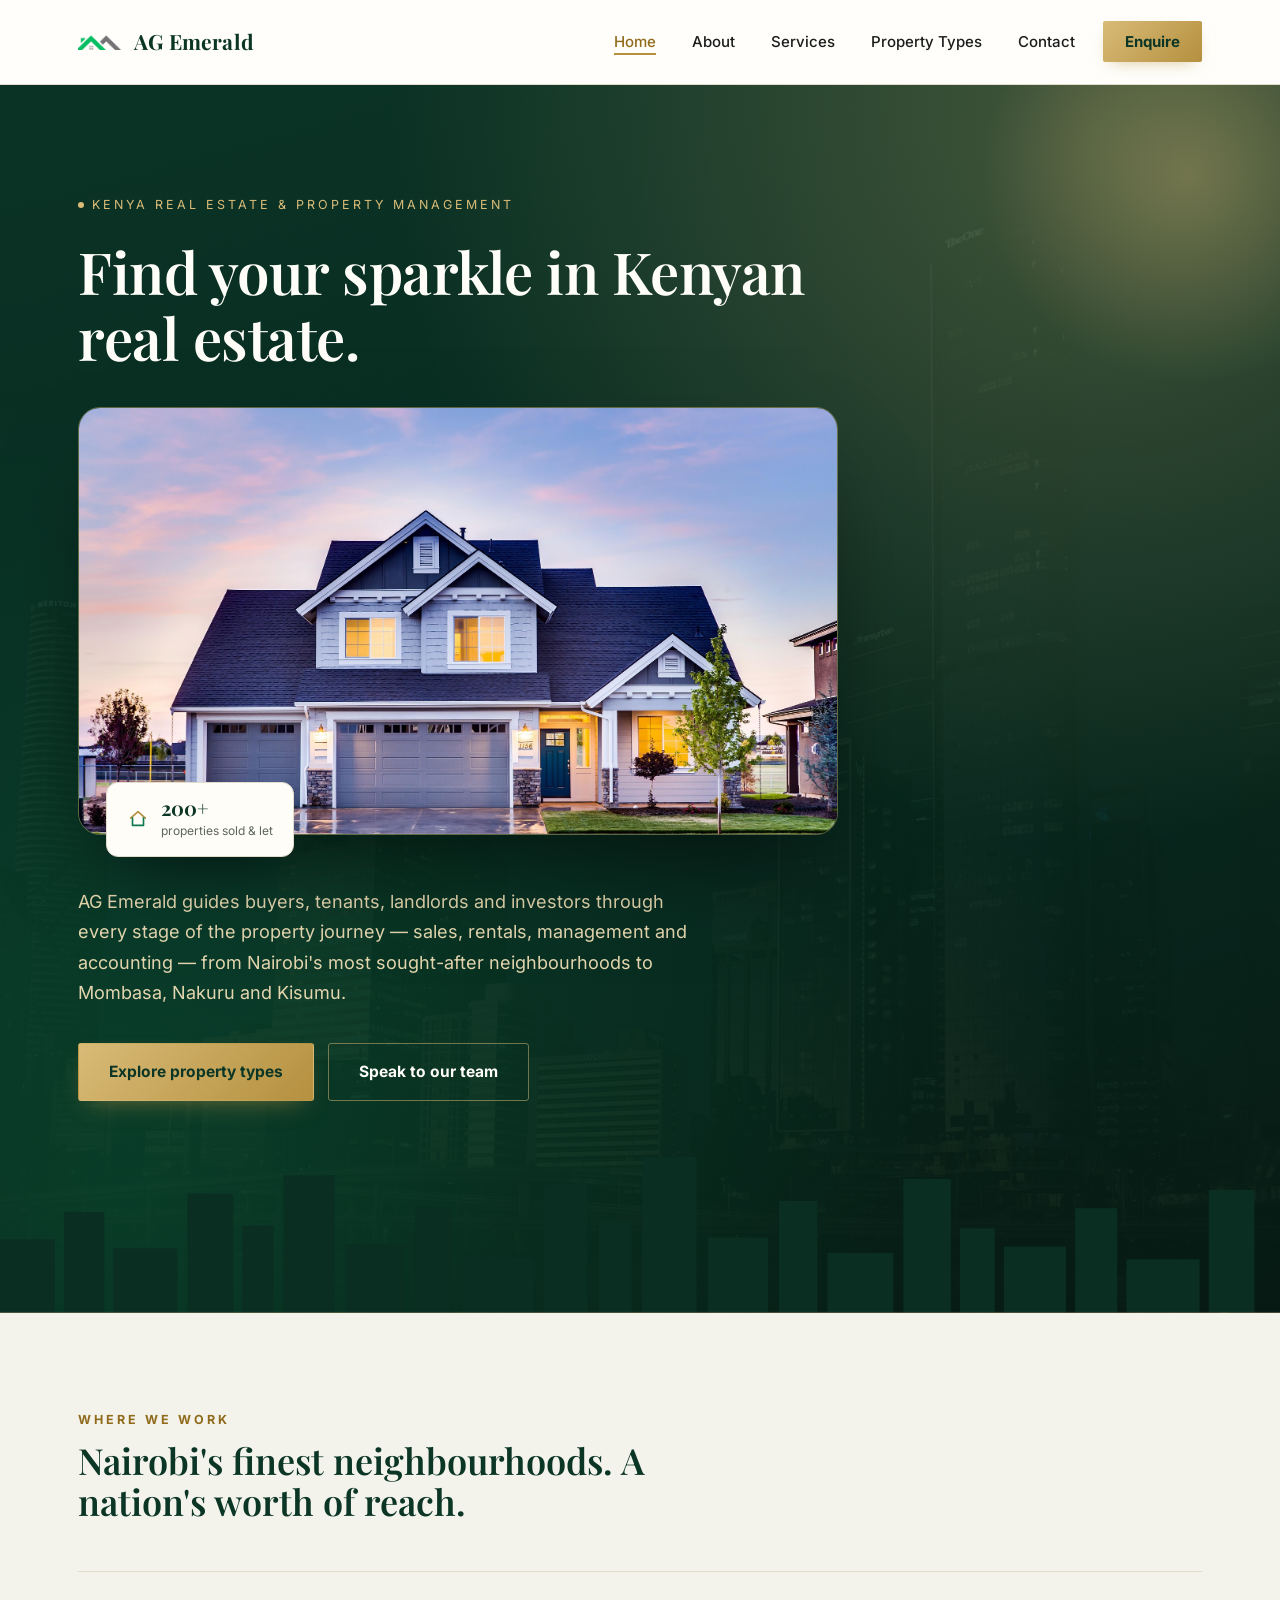
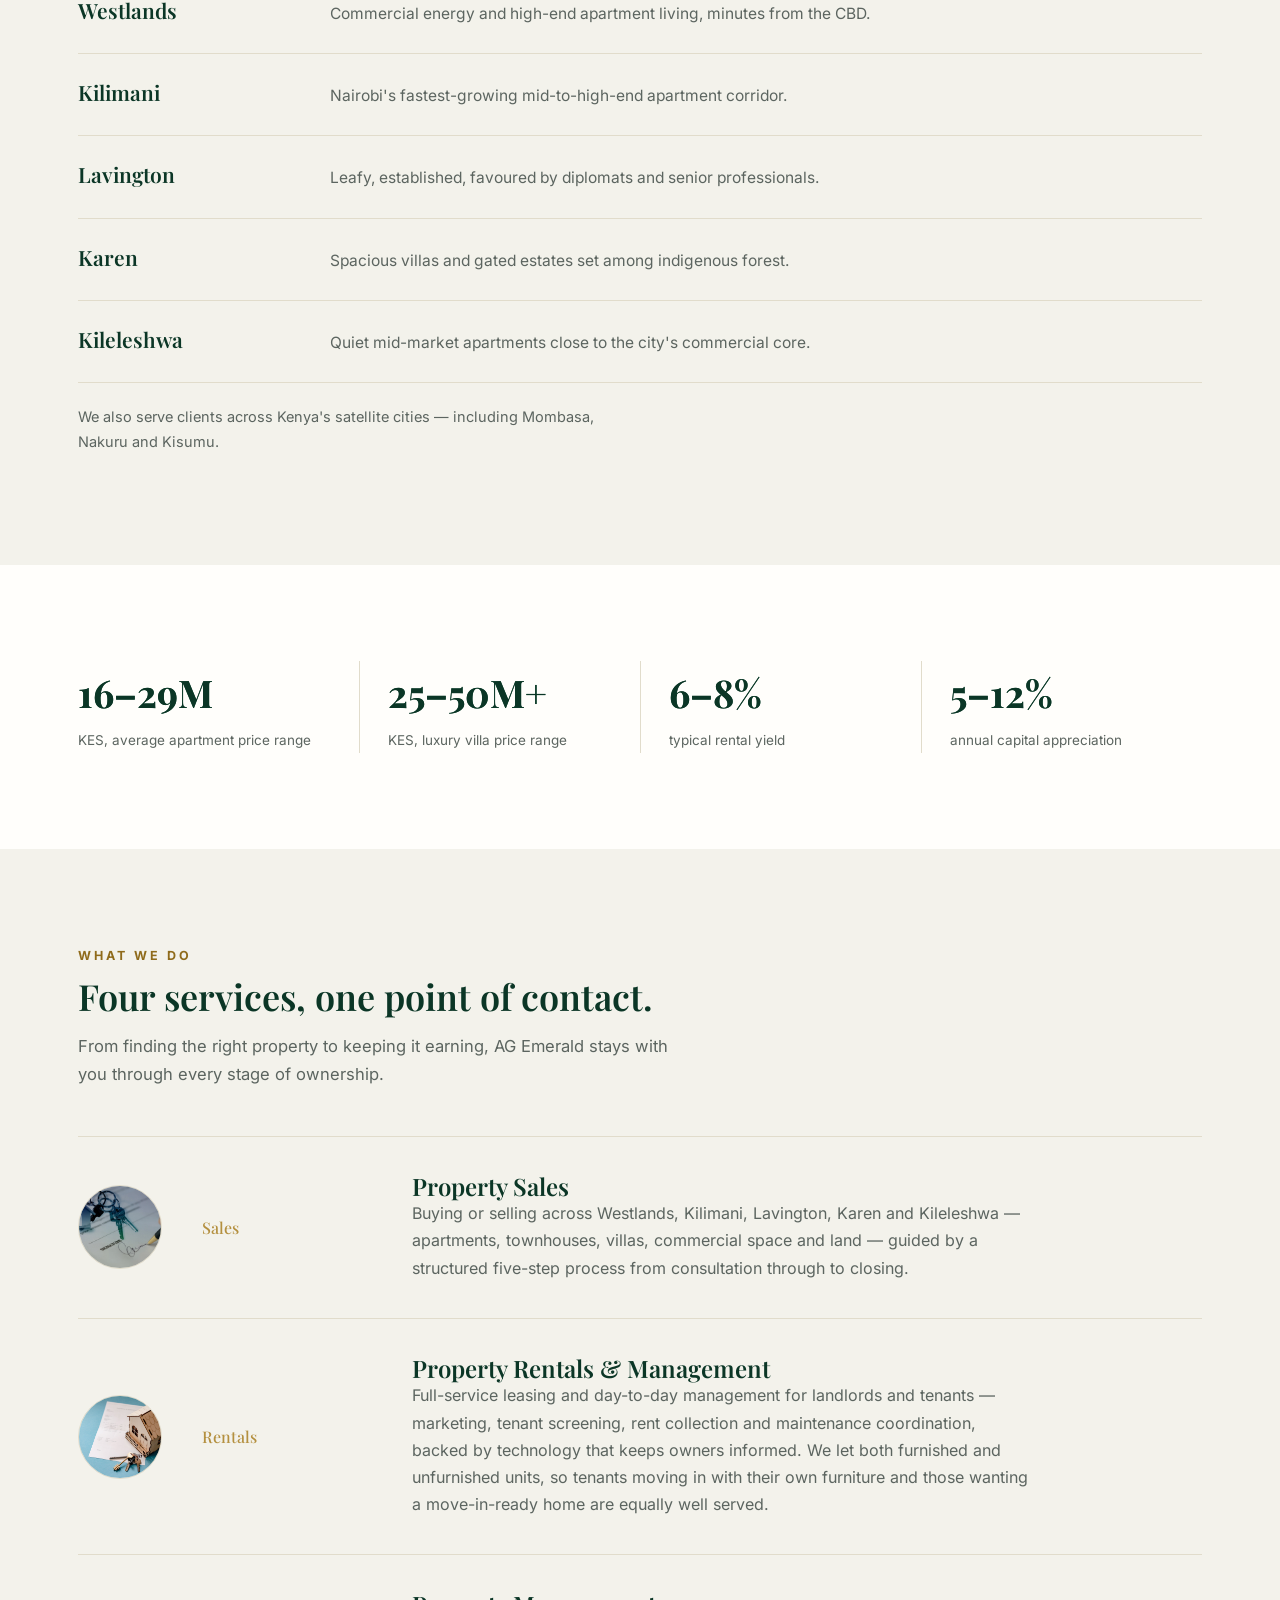
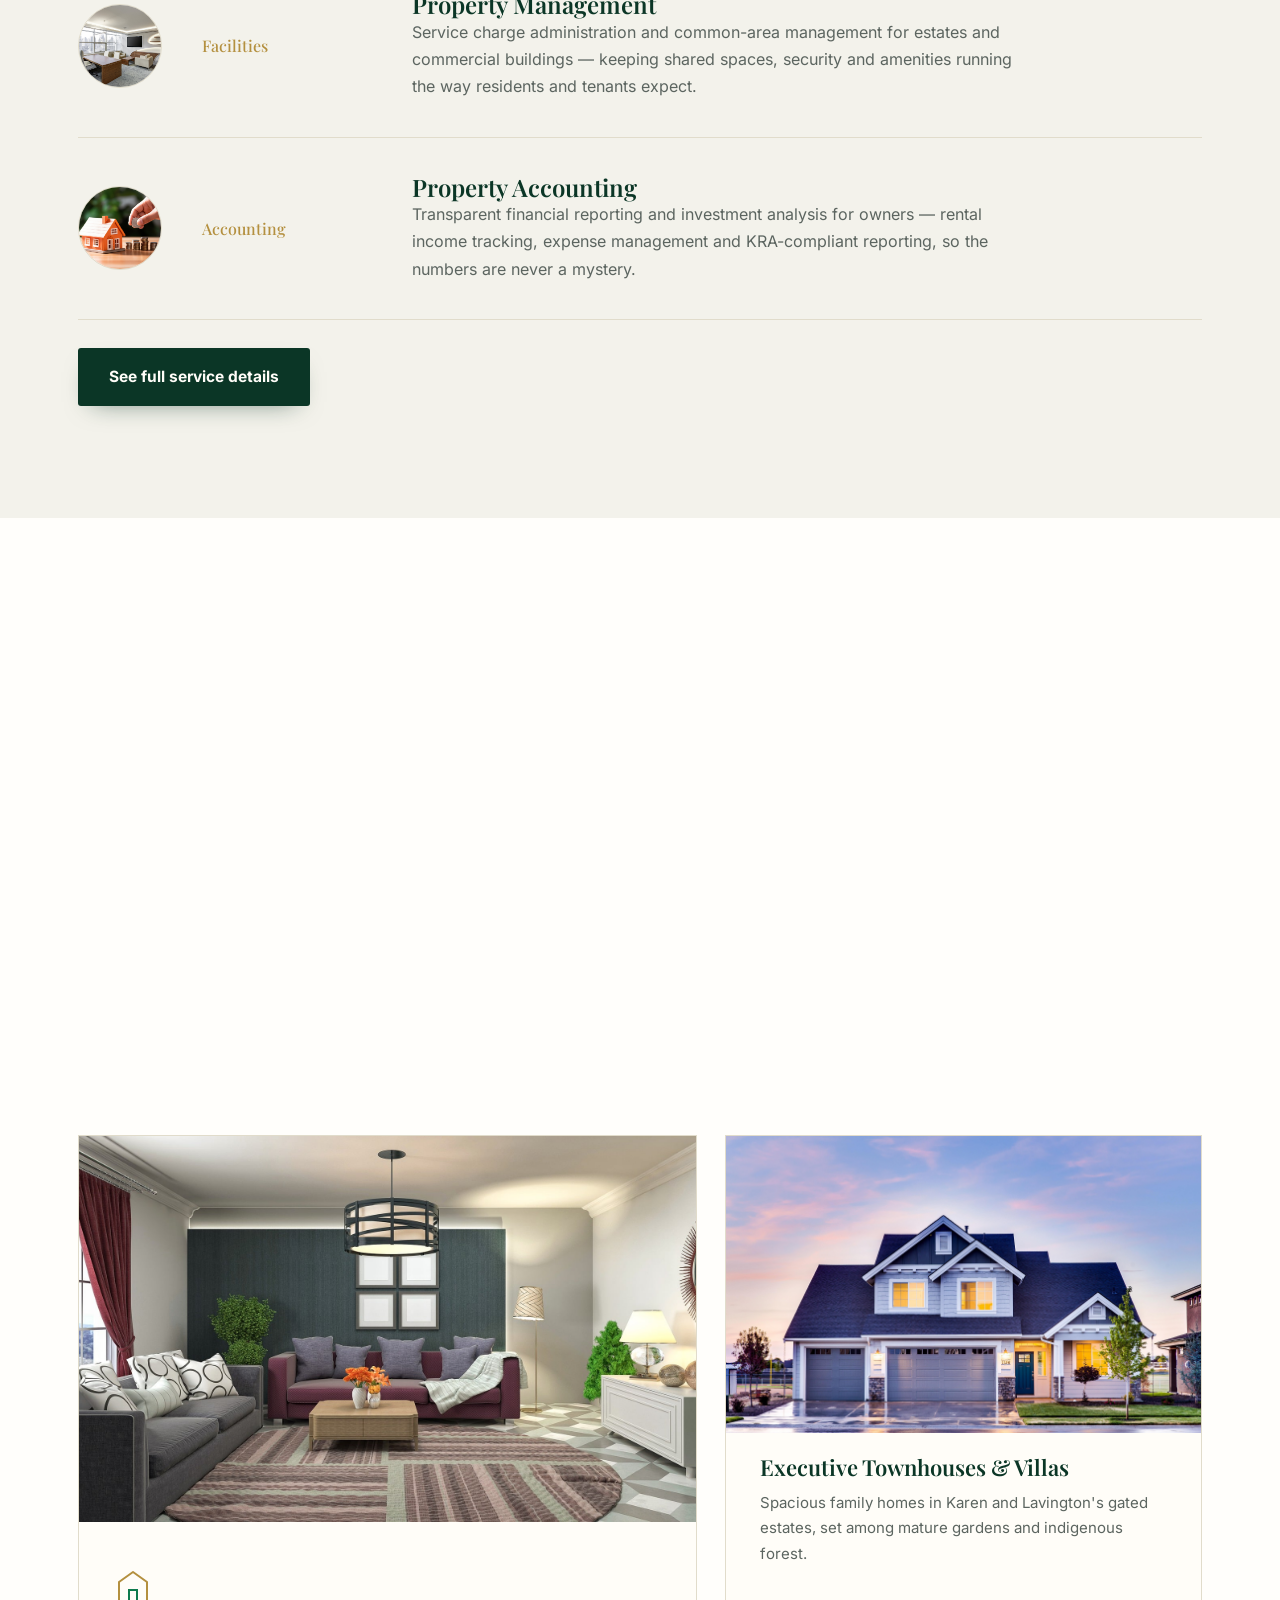
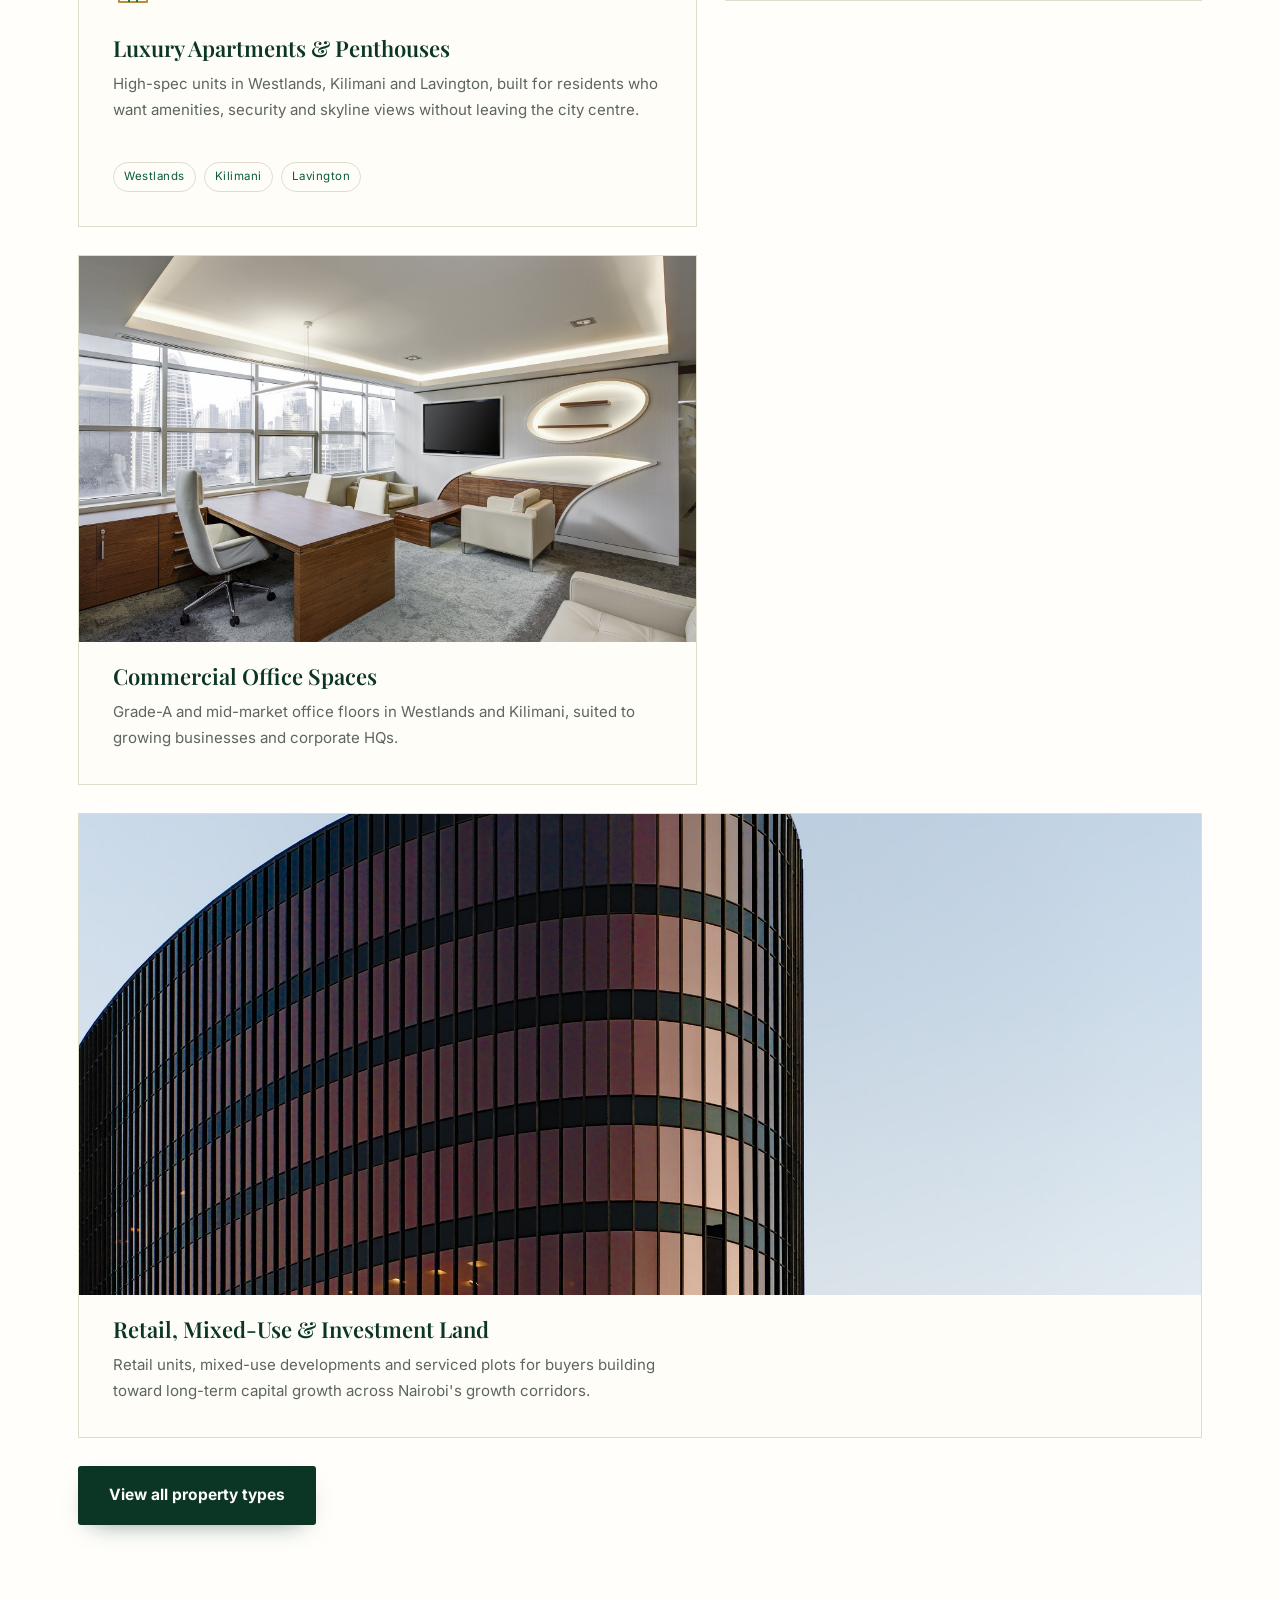
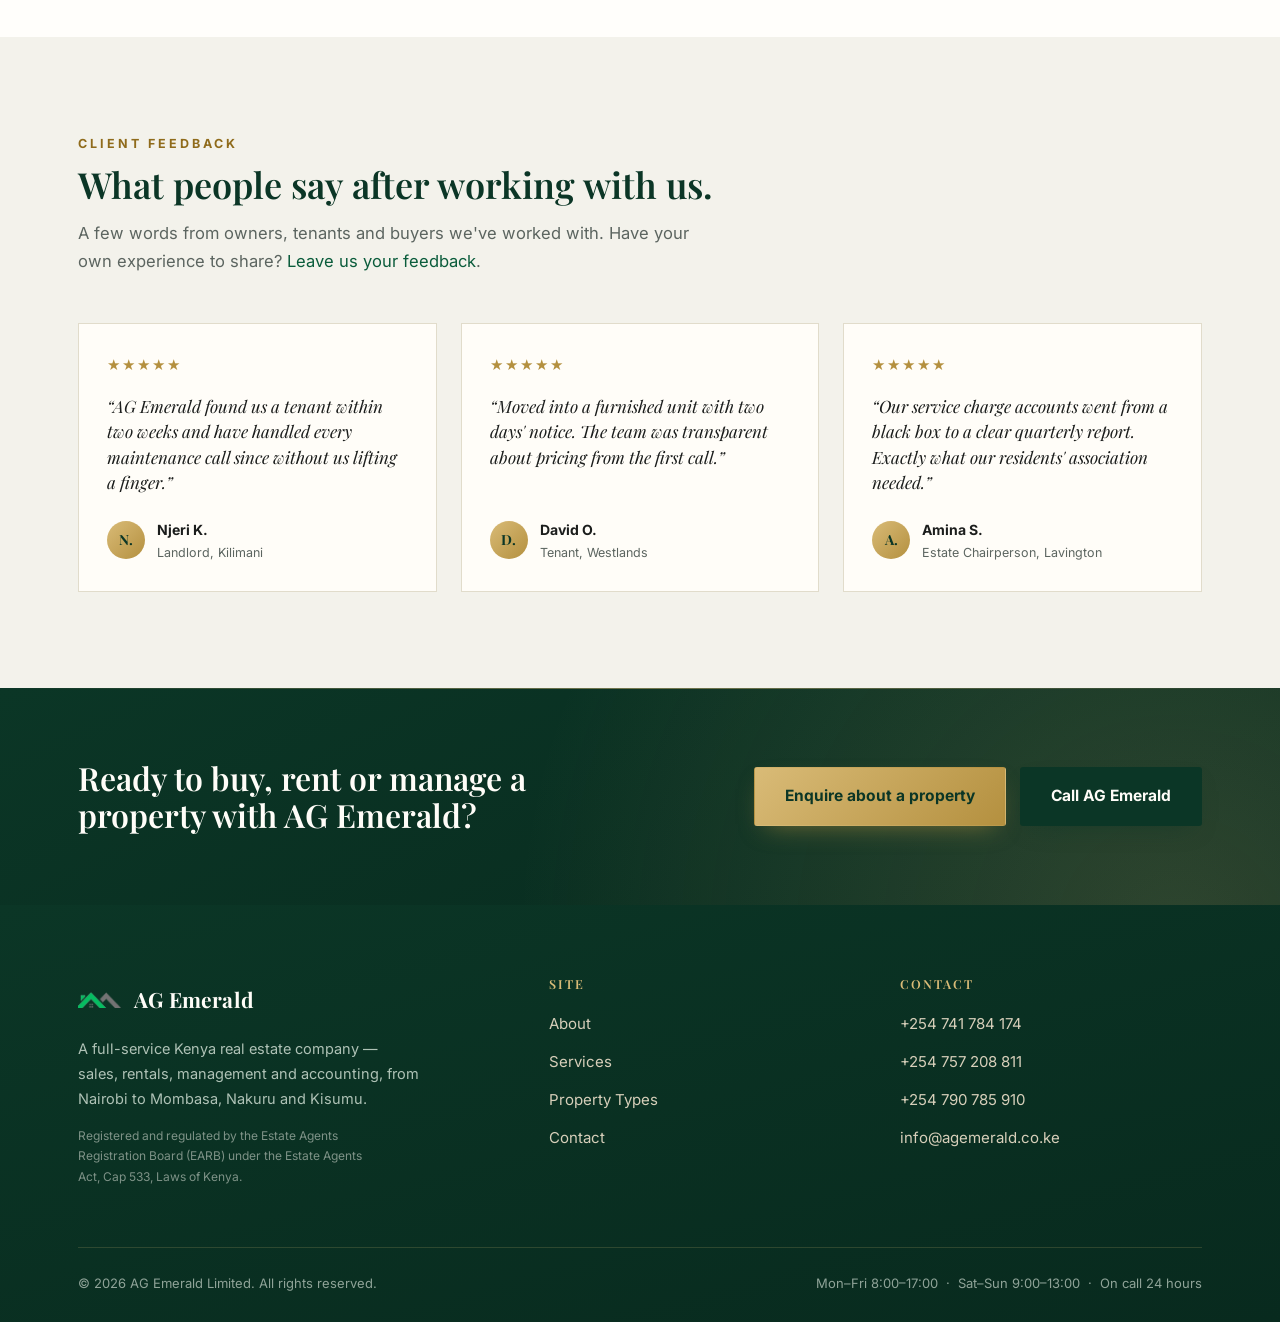
<file: index.html>
<!doctype html>
<html lang="en">
<head>
<meta charset="UTF-8">
<meta name="viewport" content="width=device-width, initial-scale=1">
<title>AG Emerald — Kenya Real Estate, Sales, Rentals &amp; Property Management</title>
<meta name="description" content="AG Emerald is a full-service Kenya real estate company — property sales, rentals & management, facilities management, and property accounting across Nairobi, Mombasa, Nakuru and Kisumu.">
<link rel="icon" href="assets/img/logo.png">
<link rel="stylesheet" href="styles.css">
</head>
<body>

<nav class="site-nav">
  <div class="wrap">
    <a href="index.html" class="brand">
      <img src="assets/img/logo.png" alt="AG Emerald">
      <span class="brand-text">AG Emerald</span>
    </a>
    <button class="nav-toggle" id="navToggle" aria-label="Toggle menu" aria-expanded="false">
      <span></span><span></span><span></span>
    </button>
    <ul class="nav-links" id="navLinks">
      <li><a href="index.html" class="active">Home</a></li>
      <li><a href="about.html">About</a></li>
      <li><a href="services.html">Services</a></li>
      <li><a href="properties.html">Property Types</a></li>
      <li><a href="contact.html">Contact</a></li>
      <li><a href="contact.html" class="nav-cta">Enquire</a></li>
    </ul>
  </div>
</nav>

<header class="hero">
  <div class="wrap">
    <div class="hero-inner reveal-hero">
      <span class="hero-eyebrow"><span class="dot"></span>Kenya Real Estate &amp; Property Management</span>
      <h1>Find your sparkle in Kenyan real estate.</h1>
      <div class="hero-photo reveal-hero">
        <div class="photo-frame"><img src="assets/img/prop-residential.jpg" alt="Executive home for sale in Nairobi"></div>
        <div class="hero-photo-badge">
          <svg width="22" height="22" viewBox="0 0 24 24" fill="none"><path d="M4 11l8-7 8 7" stroke="#B4903F" stroke-width="1.8" stroke-linecap="round" stroke-linejoin="round"/><path d="M6 10v9h12v-9" stroke="#0E7A4D" stroke-width="1.8" stroke-linejoin="round"/></svg>
          <div><strong>200+</strong><span>properties sold &amp; let</span></div>
        </div>
      </div>
      <p class="lede">AG Emerald guides buyers, tenants, landlords and investors through every stage of the property journey — sales, rentals, management and accounting — from Nairobi's most sought-after neighbourhoods to Mombasa, Nakuru and Kisumu.</p>
      <div class="hero-actions">
        <a href="properties.html" class="btn btn-gold">Explore property types</a>
        <a href="contact.html" class="btn btn-line">Speak to our team</a>
      </div>
    </div>
  </div>
  <svg class="skyline" viewBox="0 0 1400 170" preserveAspectRatio="none" aria-hidden="true">
    <rect x="0" y="0" width="1400" height="170" fill="none"/>
    <g fill="#0A2E22">
      <rect x="0" y="90" width="60" height="80"/>
      <rect x="70" y="60" width="44" height="110"/>
      <rect x="124" y="100" width="70" height="70"/>
      <rect x="205" y="40" width="50" height="130"/>
      <rect x="265" y="75" width="34" height="95"/>
      <rect x="310" y="20" width="56" height="150"/>
      <rect x="378" y="95" width="64" height="75"/>
      <rect x="454" y="55" width="40" height="115"/>
      <rect x="505" y="110" width="78" height="60"/>
      <rect x="595" y="30" width="48" height="140"/>
      <rect x="655" y="70" width="36" height="100"/>
      <rect x="702" y="0" width="60" height="170"/>
      <rect x="774" y="88" width="66" height="82"/>
      <rect x="852" y="48" width="42" height="122"/>
      <rect x="905" y="105" width="72" height="65"/>
      <rect x="988" y="24" width="52" height="146"/>
      <rect x="1050" y="78" width="38" height="92"/>
      <rect x="1098" y="98" width="68" height="72"/>
      <rect x="1176" y="56" width="46" height="114"/>
      <rect x="1232" y="112" width="80" height="58"/>
      <rect x="1322" y="36" width="50" height="134"/>
    </g>
    <g stroke="#D9BB77" stroke-width="1" opacity=".35">
      <line x1="0" y1="170" x2="1400" y2="170"/>
    </g>
  </svg>
</header>

<section class="section-alt">
  <div class="wrap">
    <div class="section-head reveal">
      <span class="eyebrow">Where We Work</span>
      <h2>Nairobi's finest neighbourhoods. A nation's worth of reach.</h2>
    </div>
    <div class="place-list reveal-stagger">
      <div class="place"><h4>Westlands</h4><p>Commercial energy and high-end apartment living, minutes from the CBD.</p></div>
      <div class="place"><h4>Kilimani</h4><p>Nairobi's fastest-growing mid-to-high-end apartment corridor.</p></div>
      <div class="place"><h4>Lavington</h4><p>Leafy, established, favoured by diplomats and senior professionals.</p></div>
      <div class="place"><h4>Karen</h4><p>Spacious villas and gated estates set among indigenous forest.</p></div>
      <div class="place"><h4>Kileleshwa</h4><p>Quiet mid-market apartments close to the city's commercial core.</p></div>
    </div>
    <p class="muted reveal" style="margin-top:22px; font-size:14.5px;">We also serve clients across Kenya's satellite cities — including Mombasa, Nakuru and Kisumu.</p>
  </div>
</section>

<section>
  <div class="wrap">
    <div class="stats reveal-stagger">
      <div class="stat"><span class="num" data-prefix="16&ndash;" data-target="29" data-suffix="M">16&ndash;0M</span><span class="label">KES, average apartment price range</span></div>
      <div class="stat"><span class="num" data-prefix="25&ndash;" data-target="50" data-suffix="M+">25&ndash;0M+</span><span class="label">KES, luxury villa price range</span></div>
      <div class="stat"><span class="num" data-prefix="6&ndash;" data-target="8" data-suffix="%">6&ndash;0%</span><span class="label">typical rental yield</span></div>
      <div class="stat"><span class="num" data-prefix="5&ndash;" data-target="12" data-suffix="%">5&ndash;0%</span><span class="label">annual capital appreciation</span></div>
    </div>
  </div>
</section>

<section class="section-alt">
  <div class="wrap">
    <div class="section-head reveal">
      <span class="eyebrow">What We Do</span>
      <h2>Four services, one point of contact.</h2>
      <p>From finding the right property to keeping it earning, AG Emerald stays with you through every stage of ownership.</p>
    </div>
    <div class="row-list row-list-media reveal-stagger">
      <div class="row">
        <div class="row-thumb"><img src="assets/img/service-sales.jpg" alt="Signing a property sale agreement"></div>
        <div class="row-title"><span class="row-index">Sales</span></div>
        <div class="row-body">
          <h3>Property Sales</h3>
          <p>Buying or selling across Westlands, Kilimani, Lavington, Karen and Kileleshwa — apartments, townhouses, villas, commercial space and land — guided by a structured five-step process from consultation through to closing.</p>
        </div>
      </div>
      <div class="row">
        <div class="row-thumb"><img src="assets/img/service-rentals.jpg" alt="Handing over keys and lease documents"></div>
        <div class="row-title"><span class="row-index">Rentals</span></div>
        <div class="row-body">
          <h3>Property Rentals &amp; Management</h3>
          <p>Full-service leasing and day-to-day management for landlords and tenants — marketing, tenant screening, rent collection and maintenance coordination, backed by technology that keeps owners informed. We let both furnished and unfurnished units, so tenants moving in with their own furniture and those wanting a move-in-ready home are equally well served.</p>
        </div>
      </div>
      <div class="row">
        <div class="row-thumb"><img src="assets/img/office-interior.jpg" alt="Common-area and facilities management"></div>
        <div class="row-title"><span class="row-index">Facilities</span></div>
        <div class="row-body">
          <h3>Property Management</h3>
          <p>Service charge administration and common-area management for estates and commercial buildings — keeping shared spaces, security and amenities running the way residents and tenants expect.</p>
        </div>
      </div>
      <div class="row">
        <div class="row-thumb"><img src="assets/img/service-accounting.jpg" alt="Property accounting and financial reporting"></div>
        <div class="row-title"><span class="row-index">Accounting</span></div>
        <div class="row-body">
          <h3>Property Accounting</h3>
          <p>Transparent financial reporting and investment analysis for owners — rental income tracking, expense management and KRA-compliant reporting, so the numbers are never a mystery.</p>
        </div>
      </div>
    </div>
    <p style="margin-top:28px;"><a href="services.html" class="btn btn-dark">See full service details</a></p>
  </div>
</section>

<section class="quote-band reveal">
  <div class="wrap">
    <blockquote>&ldquo;We believe every property transaction should be a transformative experience — not just a transaction.&rdquo;</blockquote>
    <cite>AG Emerald</cite>
  </div>
</section>

<section>
  <div class="wrap">
    <div class="section-head reveal">
      <span class="eyebrow">Property Types</span>
      <h2>Built for how Kenya actually lives.</h2>
      <p>Four categories of property, each matched to a different way of living, working or investing — in Nairobi and beyond.</p>
    </div>
    <div class="ptype-grid reveal-stagger">
      <div class="ptype lead">
        <div class="ptype-thumb"><img src="assets/img/interior-living.jpg" alt="Elegantly furnished luxury apartment living room"></div>
        <div>
          <div class="icon">
            <svg width="40" height="40" viewBox="0 0 40 40" fill="none"><path d="M6 36V16L20 6l14 10v20H6Z" stroke="#B4903F" stroke-width="2" stroke-linejoin="round"/><path d="M16 36V24h8v12" stroke="#0E7A4D" stroke-width="2"/></svg>
          </div>
          <h4>Luxury Apartments &amp; Penthouses</h4>
          <p>High-spec units in Westlands, Kilimani and Lavington, built for residents who want amenities, security and skyline views without leaving the city centre.</p>
        </div>
        <div class="tag-row"><span class="tag">Westlands</span><span class="tag">Kilimani</span><span class="tag">Lavington</span></div>
      </div>
      <div class="ptype">
        <div class="ptype-thumb"><img src="assets/img/prop-residential.jpg" alt="Executive villa at dusk"></div>
        <h4>Executive Townhouses &amp; Villas</h4>
        <p>Spacious family homes in Karen and Lavington's gated estates, set among mature gardens and indigenous forest.</p>
      </div>
      <div class="ptype">
        <div class="ptype-thumb"><img src="assets/img/office-interior.jpg" alt="Grade-A office interior with city views"></div>
        <h4>Commercial Office Spaces</h4>
        <p>Grade-A and mid-market office floors in Westlands and Kilimani, suited to growing businesses and corporate HQs.</p>
      </div>
      <div class="ptype ptype-span2">
        <div class="ptype-thumb"><img src="assets/img/facade-detail.jpg" alt="Modern mixed-use development facade"></div>
        <h4>Retail, Mixed-Use &amp; Investment Land</h4>
        <p>Retail units, mixed-use developments and serviced plots for buyers building toward long-term capital growth across Nairobi's growth corridors.</p>
      </div>
    </div>
    <p style="margin-top:28px;"><a href="properties.html" class="btn btn-dark">View all property types</a></p>
  </div>
</section>

<section class="section-alt">
  <div class="wrap">
    <div class="section-head reveal">
      <span class="eyebrow">Client Feedback</span>
      <h2>What people say after working with us.</h2>
      <p>A few words from owners, tenants and buyers we've worked with. Have your own experience to share? <a href="contact.html#feedback">Leave us your feedback</a>.</p>
    </div>
    <div class="testi-grid reveal-stagger">
      <div class="testi-card">
        <div class="testi-stars">&#9733;&#9733;&#9733;&#9733;&#9733;</div>
        <blockquote>&ldquo;AG Emerald found us a tenant within two weeks and have handled every maintenance call since without us lifting a finger.&rdquo;</blockquote>
        <div class="testi-attr">
          <div class="testi-avatar">N.</div>
          <div><div class="testi-name">Njeri K.</div><div class="testi-role">Landlord, Kilimani</div></div>
        </div>
      </div>
      <div class="testi-card">
        <div class="testi-stars">&#9733;&#9733;&#9733;&#9733;&#9733;</div>
        <blockquote>&ldquo;Moved into a furnished unit with two days' notice. The team was transparent about pricing from the first call.&rdquo;</blockquote>
        <div class="testi-attr">
          <div class="testi-avatar">D.</div>
          <div><div class="testi-name">David O.</div><div class="testi-role">Tenant, Westlands</div></div>
        </div>
      </div>
      <div class="testi-card">
        <div class="testi-stars">&#9733;&#9733;&#9733;&#9733;&#9733;</div>
        <blockquote>&ldquo;Our service charge accounts went from a black box to a clear quarterly report. Exactly what our residents' association needed.&rdquo;</blockquote>
        <div class="testi-attr">
          <div class="testi-avatar">A.</div>
          <div><div class="testi-name">Amina S.</div><div class="testi-role">Estate Chairperson, Lavington</div></div>
        </div>
      </div>
    </div>
  </div>
</section>

<section class="cta-band reveal">
  <div class="wrap cta-inner">
    <h2>Ready to buy, rent or manage a property with AG Emerald?</h2>
    <div class="cta-actions">
      <a href="contact.html" class="btn btn-gold">Enquire about a property</a>
      <a href="tel:+254741784174" class="btn btn-dark">Call AG Emerald</a>
    </div>
  </div>
</section>

<footer>
  <div class="wrap">
    <div class="foot-grid">
      <div>
        <a href="index.html" class="brand"><img src="assets/img/logo.png" alt="AG Emerald"><span class="brand-text">AG Emerald</span></a>
        <p>A full-service Kenya real estate company — sales, rentals, management and accounting, from Nairobi to Mombasa, Nakuru and Kisumu.</p>
        <p class="foot-reg">Registered and regulated by the Estate Agents Registration Board (EARB) under the Estate Agents Act, Cap 533, Laws of Kenya.</p>
      </div>
      <div>
        <h4>Site</h4>
        <ul>
          <li><a href="about.html">About</a></li>
          <li><a href="services.html">Services</a></li>
          <li><a href="properties.html">Property Types</a></li>
          <li><a href="contact.html">Contact</a></li>
        </ul>
      </div>
      <div>
        <h4>Contact</h4>
        <ul>
          <li><a href="tel:+254741784174">+254 741 784 174</a></li>
          <li><a href="tel:+254757208811">+254 757 208 811</a></li>
          <li><a href="tel:+254790785910">+254 790 785 910</a></li>
          <li><a href="mailto:info@agemerald.co.ke">info@agemerald.co.ke</a></li>
        </ul>
      </div>
    </div>
    <div class="foot-bottom">
      <span>&copy; 2026 AG Emerald Limited. All rights reserved.</span>
      <span>Mon&ndash;Fri 8:00&ndash;17:00 &nbsp;&middot;&nbsp; Sat&ndash;Sun 9:00&ndash;13:00 &nbsp;&middot;&nbsp; On call 24 hours</span>
    </div>
  </div>
</footer>
<script src="nav.js"></script>
<script src="motion.js"></script>
</body>
</html>
</file>
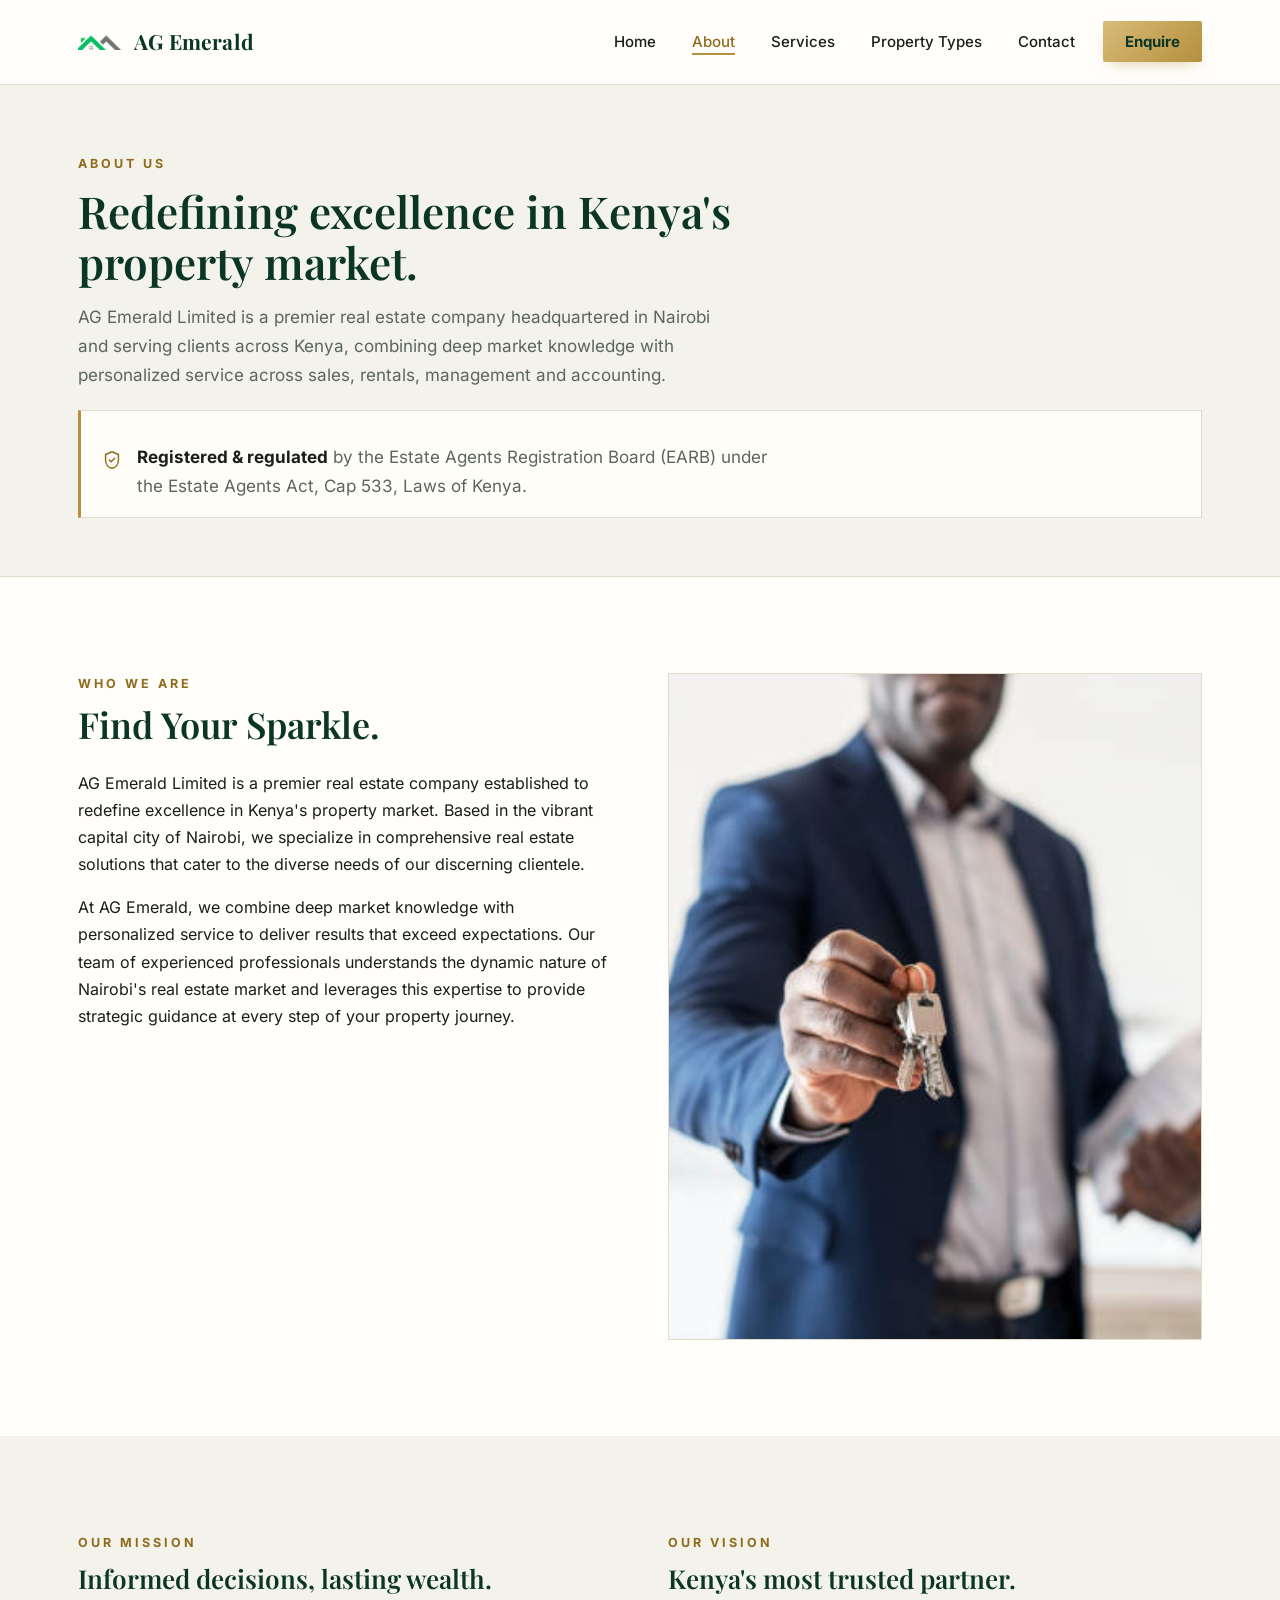
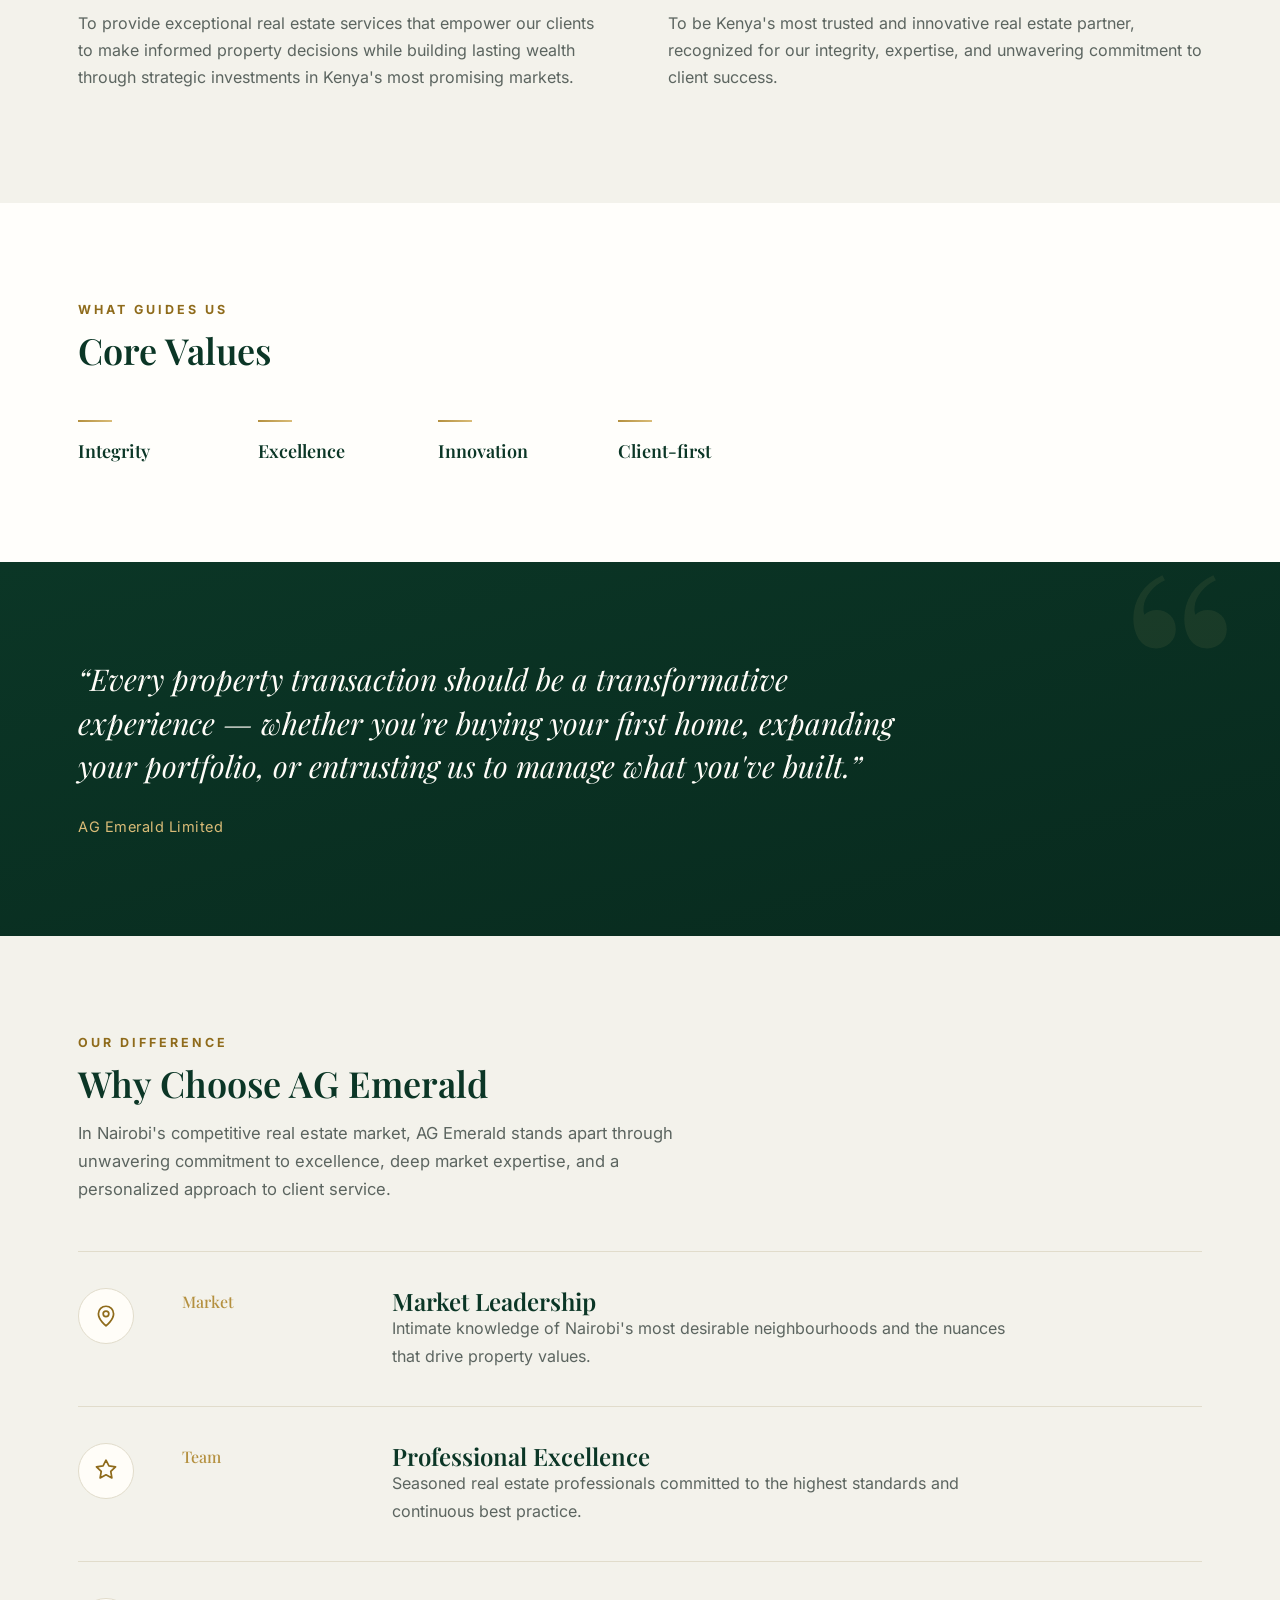
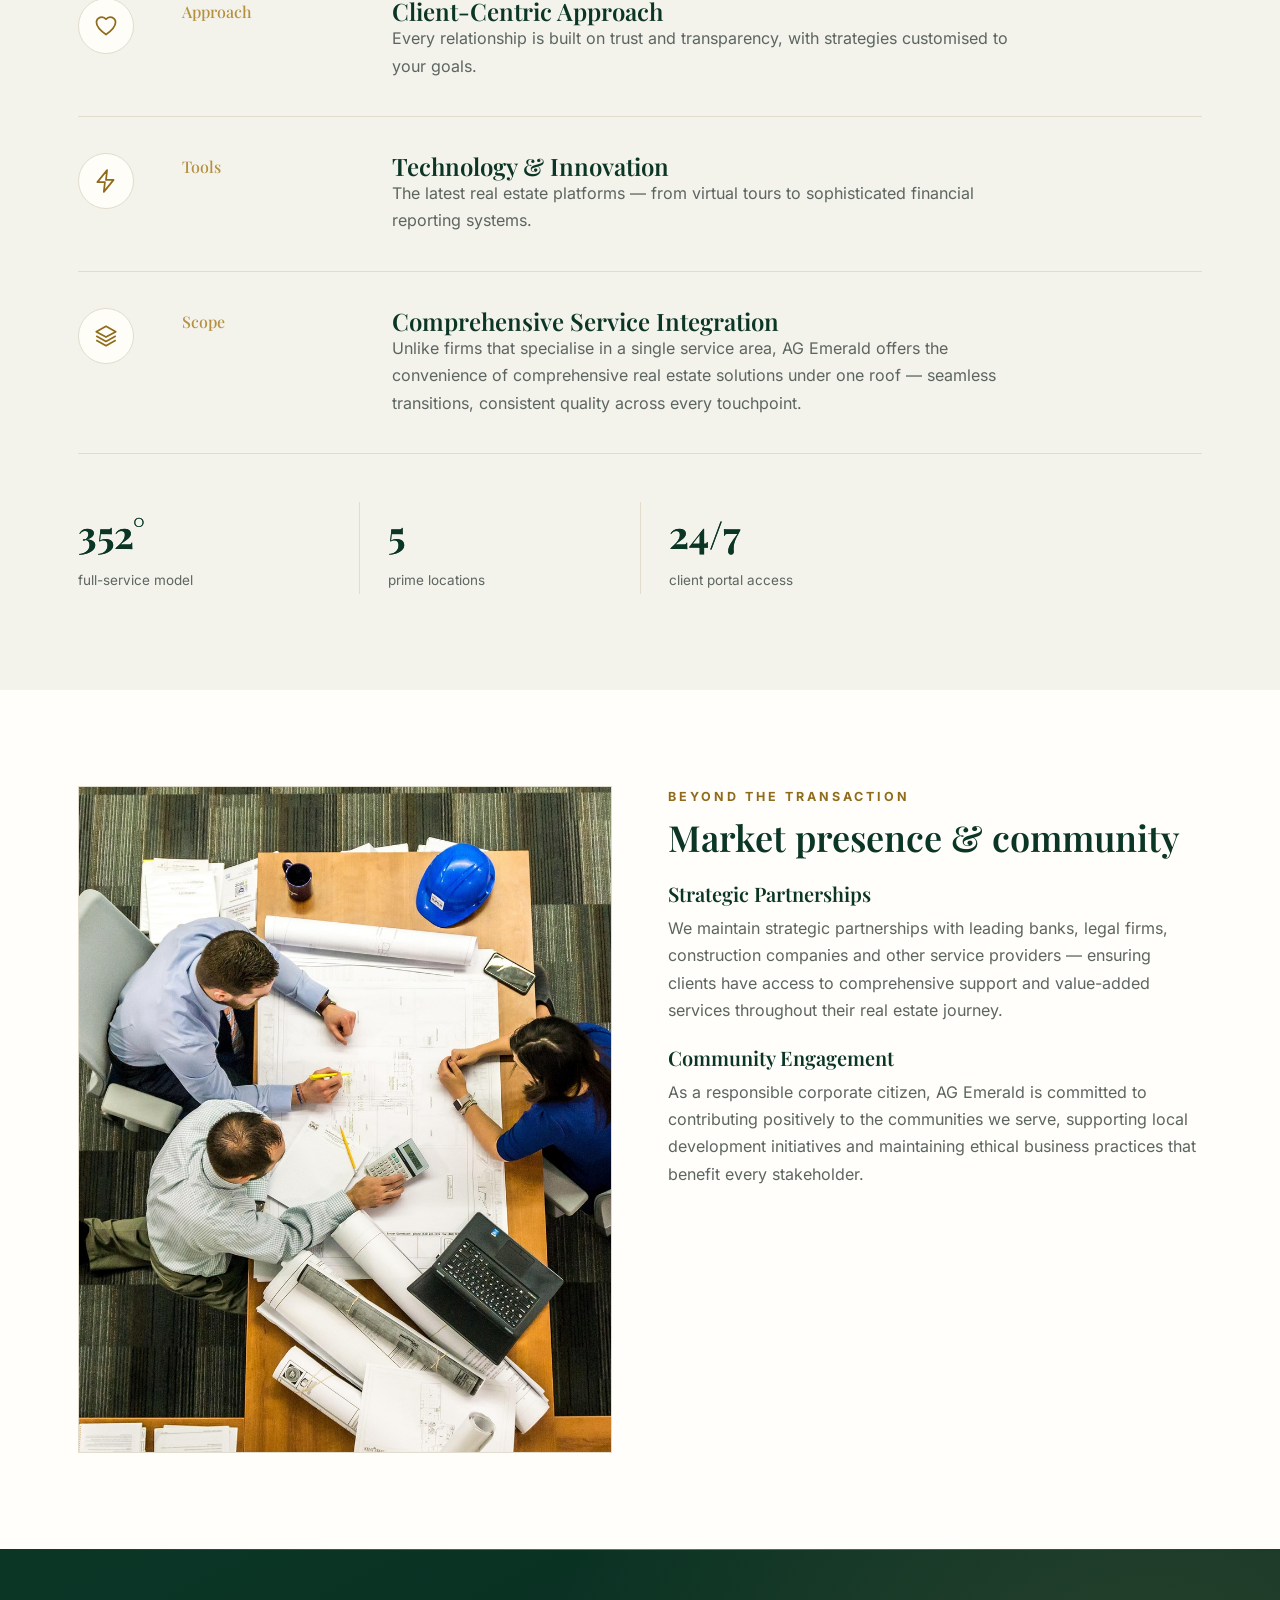
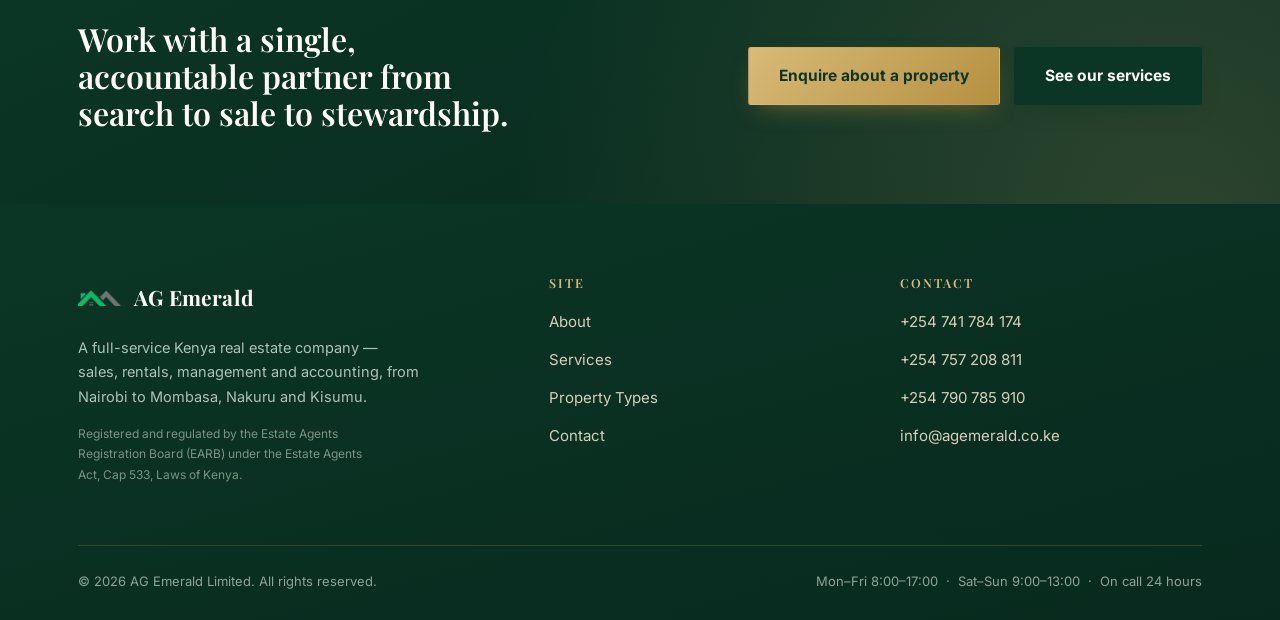
<file: about.html>
<!doctype html>
<html lang="en">
<head>
<meta charset="UTF-8">
<meta name="viewport" content="width=device-width, initial-scale=1">
<title>About AG Emerald — Kenya Real Estate Company</title>
<meta name="description" content="AG Emerald Limited is a premier Kenya real estate company. Learn our mission, vision, and the values guiding our sales, rentals, management and accounting services.">
<link rel="icon" href="assets/img/logo.png">
<link rel="stylesheet" href="styles.css">
</head>
<body>

<nav class="site-nav">
  <div class="wrap">
    <a href="index.html" class="brand">
      <img src="assets/img/logo.png" alt="AG Emerald">
      <span class="brand-text">AG Emerald</span>
    </a>
    <button class="nav-toggle" id="navToggle" aria-label="Toggle menu" aria-expanded="false">
      <span></span><span></span><span></span>
    </button>
    <ul class="nav-links" id="navLinks">
      <li><a href="index.html">Home</a></li>
      <li><a href="about.html" class="active">About</a></li>
      <li><a href="services.html">Services</a></li>
      <li><a href="properties.html">Property Types</a></li>
      <li><a href="contact.html">Contact</a></li>
      <li><a href="contact.html" class="nav-cta">Enquire</a></li>
    </ul>
  </div>
</nav>

<header class="page-head">
  <div class="wrap">
    <span class="eyebrow">About Us</span>
    <h1>Redefining excellence in Kenya's property market.</h1>
    <p>AG Emerald Limited is a premier real estate company headquartered in Nairobi and serving clients across Kenya, combining deep market knowledge with personalized service across sales, rentals, management and accounting.</p>
    <div class="trust-strip reveal">
      <div class="ic">
        <svg width="22" height="22" viewBox="0 0 24 24" fill="none"><path d="M12 3l7 3v6c0 4.8-3 8.4-7 9-4-.6-7-4.2-7-9V6l7-3z" stroke="currentColor" stroke-width="1.6" stroke-linejoin="round"/><path d="M9 12l2 2 4-4" stroke="currentColor" stroke-width="1.6" stroke-linecap="round" stroke-linejoin="round"/></svg>
      </div>
      <p><strong>Registered &amp; regulated</strong> by the Estate Agents Registration Board (EARB) under the Estate Agents Act, Cap 533, Laws of Kenya.</p>
    </div>
  </div>
</header>

<section>
  <div class="wrap split">
    <div>
      <div class="section-head reveal" style="margin-bottom:24px;">
        <span class="eyebrow">Who We Are</span>
        <h2>Find Your Sparkle.</h2>
      </div>
      <p>AG Emerald Limited is a premier real estate company established to redefine excellence in Kenya's property market. Based in the vibrant capital city of Nairobi, we specialize in comprehensive real estate solutions that cater to the diverse needs of our discerning clientele.</p>
      <p>At AG Emerald, we combine deep market knowledge with personalized service to deliver results that exceed expectations. Our team of experienced professionals understands the dynamic nature of Nairobi's real estate market and leverages this expertise to provide strategic guidance at every step of your property journey.</p>
    </div>
    <div>
      <div class="photo-frame" style="aspect-ratio:4/5;">
        <img src="assets/img/people-keys.png" alt="Handing over keys to a new property owner">
      </div>
    </div>
  </div>
</section>

<section class="section-alt">
  <div class="wrap split">
    <div>
      <div class="section-head reveal" style="margin-bottom:16px;">
        <span class="eyebrow">Our Mission</span>
        <h2 style="font-size:26px;">Informed decisions, lasting wealth.</h2>
      </div>
      <p class="muted">To provide exceptional real estate services that empower our clients to make informed property decisions while building lasting wealth through strategic investments in Kenya's most promising markets.</p>
    </div>
    <div>
      <div class="section-head reveal" style="margin-bottom:16px;">
        <span class="eyebrow">Our Vision</span>
        <h2 style="font-size:26px;">Kenya's most trusted partner.</h2>
      </div>
      <p class="muted">To be Kenya's most trusted and innovative real estate partner, recognized for our integrity, expertise, and unwavering commitment to client success.</p>
    </div>
  </div>
</section>

<section>
  <div class="wrap">
    <div class="section-head reveal">
      <span class="eyebrow">What Guides Us</span>
      <h2>Core Values</h2>
    </div>
    <div class="values-row reveal-stagger">
      <div class="value"><div class="mark"></div><h5>Integrity</h5></div>
      <div class="value"><div class="mark"></div><h5>Excellence</h5></div>
      <div class="value"><div class="mark"></div><h5>Innovation</h5></div>
      <div class="value"><div class="mark"></div><h5>Client-first</h5></div>
    </div>
  </div>
</section>

<section class="quote-band reveal">
  <div class="wrap">
    <blockquote>&ldquo;Every property transaction should be a transformative experience — whether you're buying your first home, expanding your portfolio, or entrusting us to manage what you've built.&rdquo;</blockquote>
    <cite>AG Emerald Limited</cite>
  </div>
</section>

<section class="section-alt">
  <div class="wrap">
    <div class="section-head reveal">
      <span class="eyebrow">Our Difference</span>
      <h2>Why Choose AG Emerald</h2>
      <p>In Nairobi's competitive real estate market, AG Emerald stands apart through unwavering commitment to excellence, deep market expertise, and a personalized approach to client service.</p>
    </div>
    <div class="row-list row-list-icons reveal-stagger">
      <div class="row">
        <div class="row-icon">
          <svg width="26" height="26" viewBox="0 0 24 24" fill="none"><path d="M12 21s-7-5.1-7-11a7 7 0 0 1 14 0c0 5.9-7 11-7 11Z" stroke="currentColor" stroke-width="1.6" stroke-linejoin="round"/><circle cx="12" cy="10" r="2.6" stroke="currentColor" stroke-width="1.6"/></svg>
        </div>
        <div class="row-title"><span class="row-index">Market</span></div>
        <div class="row-body"><h3>Market Leadership</h3><p>Intimate knowledge of Nairobi's most desirable neighbourhoods and the nuances that drive property values.</p></div>
      </div>
      <div class="row">
        <div class="row-icon">
          <svg width="26" height="26" viewBox="0 0 24 24" fill="none"><path d="M12 15.5 6.6 18.4l1-6-4.4-4.3 6.1-.9L12 2l2.7 5.2 6.1.9-4.4 4.3 1 6L12 15.5Z" stroke="currentColor" stroke-width="1.6" stroke-linejoin="round"/></svg>
        </div>
        <div class="row-title"><span class="row-index">Team</span></div>
        <div class="row-body"><h3>Professional Excellence</h3><p>Seasoned real estate professionals committed to the highest standards and continuous best practice.</p></div>
      </div>
      <div class="row">
        <div class="row-icon">
          <svg width="26" height="26" viewBox="0 0 24 24" fill="none"><path d="M20.8 8.6c0 4.8-4.2 8.1-8.8 11.3-4.6-3.2-8.8-6.5-8.8-11.3a4.9 4.9 0 0 1 8.8-2.9 4.9 4.9 0 0 1 8.8 2.9Z" stroke="currentColor" stroke-width="1.6" stroke-linejoin="round"/></svg>
        </div>
        <div class="row-title"><span class="row-index">Approach</span></div>
        <div class="row-body"><h3>Client-Centric Approach</h3><p>Every relationship is built on trust and transparency, with strategies customised to your goals.</p></div>
      </div>
      <div class="row">
        <div class="row-icon">
          <svg width="26" height="26" viewBox="0 0 24 24" fill="none"><path d="M13 2 4 13h7l-1 9 9-11h-7l1-9Z" stroke="currentColor" stroke-width="1.6" stroke-linejoin="round"/></svg>
        </div>
        <div class="row-title"><span class="row-index">Tools</span></div>
        <div class="row-body"><h3>Technology &amp; Innovation</h3><p>The latest real estate platforms — from virtual tours to sophisticated financial reporting systems.</p></div>
      </div>
      <div class="row">
        <div class="row-icon">
          <svg width="26" height="26" viewBox="0 0 24 24" fill="none"><path d="M12 3 3 8l9 5 9-5-9-5Z" stroke="currentColor" stroke-width="1.6" stroke-linejoin="round"/><path d="M3 12l9 5 9-5" stroke="currentColor" stroke-width="1.6" stroke-linejoin="round"/><path d="M3 16l9 5 9-5" stroke="currentColor" stroke-width="1.6" stroke-linejoin="round"/></svg>
        </div>
        <div class="row-title"><span class="row-index">Scope</span></div>
        <div class="row-body"><h3>Comprehensive Service Integration</h3><p>Unlike firms that specialise in a single service area, AG Emerald offers the convenience of comprehensive real estate solutions under one roof — seamless transitions, consistent quality across every touchpoint.</p></div>
      </div>
    </div>
    <div class="stats reveal-stagger" style="margin-top:48px;">
      <div class="stat"><span class="num" data-target="360" data-suffix="&deg;">0&deg;</span><span class="label">full-service model</span></div>
      <div class="stat"><span class="num" data-target="5">0</span><span class="label">prime locations</span></div>
      <div class="stat"><span class="num">24/7</span><span class="label">client portal access</span></div>
    </div>
  </div>
</section>

<section>
  <div class="wrap split">
    <div>
      <div class="photo-frame" style="aspect-ratio:4/5;">
        <img src="assets/img/team-blueprints.jpg" alt="AG Emerald team reviewing property plans">
      </div>
    </div>
    <div>
      <div class="section-head reveal" style="margin-bottom:24px;">
        <span class="eyebrow">Beyond the Transaction</span>
        <h2>Market presence &amp; community</h2>
      </div>
      <h3 style="font-size:20px; margin-bottom:10px;">Strategic Partnerships</h3>
      <p class="muted" style="margin-bottom:22px;">We maintain strategic partnerships with leading banks, legal firms, construction companies and other service providers — ensuring clients have access to comprehensive support and value-added services throughout their real estate journey.</p>
      <h3 style="font-size:20px; margin-bottom:10px;">Community Engagement</h3>
      <p class="muted">As a responsible corporate citizen, AG Emerald is committed to contributing positively to the communities we serve, supporting local development initiatives and maintaining ethical business practices that benefit every stakeholder.</p>
    </div>
  </div>
</section>

<section class="cta-band reveal">
  <div class="wrap cta-inner">
    <h2>Work with a single, accountable partner from search to sale to stewardship.</h2>
    <div class="cta-actions">
      <a href="contact.html" class="btn btn-gold">Enquire about a property</a>
      <a href="services.html" class="btn btn-dark">See our services</a>
    </div>
  </div>
</section>

<footer>
  <div class="wrap">
    <div class="foot-grid">
      <div>
        <a href="index.html" class="brand"><img src="assets/img/logo.png" alt="AG Emerald"><span class="brand-text">AG Emerald</span></a>
        <p>A full-service Kenya real estate company — sales, rentals, management and accounting, from Nairobi to Mombasa, Nakuru and Kisumu.</p>
        <p class="foot-reg">Registered and regulated by the Estate Agents Registration Board (EARB) under the Estate Agents Act, Cap 533, Laws of Kenya.</p>
      </div>
      <div>
        <h4>Site</h4>
        <ul>
          <li><a href="about.html">About</a></li>
          <li><a href="services.html">Services</a></li>
          <li><a href="properties.html">Property Types</a></li>
          <li><a href="contact.html">Contact</a></li>
        </ul>
      </div>
      <div>
        <h4>Contact</h4>
        <ul>
          <li><a href="tel:+254741784174">+254 741 784 174</a></li>
          <li><a href="tel:+254757208811">+254 757 208 811</a></li>
          <li><a href="tel:+254790785910">+254 790 785 910</a></li>
          <li><a href="mailto:info@agemerald.co.ke">info@agemerald.co.ke</a></li>
        </ul>
      </div>
    </div>
    <div class="foot-bottom">
      <span>&copy; 2026 AG Emerald Limited. All rights reserved.</span>
      <span>Mon&ndash;Fri 8:00&ndash;17:00 &nbsp;&middot;&nbsp; Sat&ndash;Sun 9:00&ndash;13:00 &nbsp;&middot;&nbsp; On call 24 hours</span>
    </div>
  </div>
</footer>
<script src="nav.js"></script>
<script src="motion.js"></script>
</body>
</html>
</file>
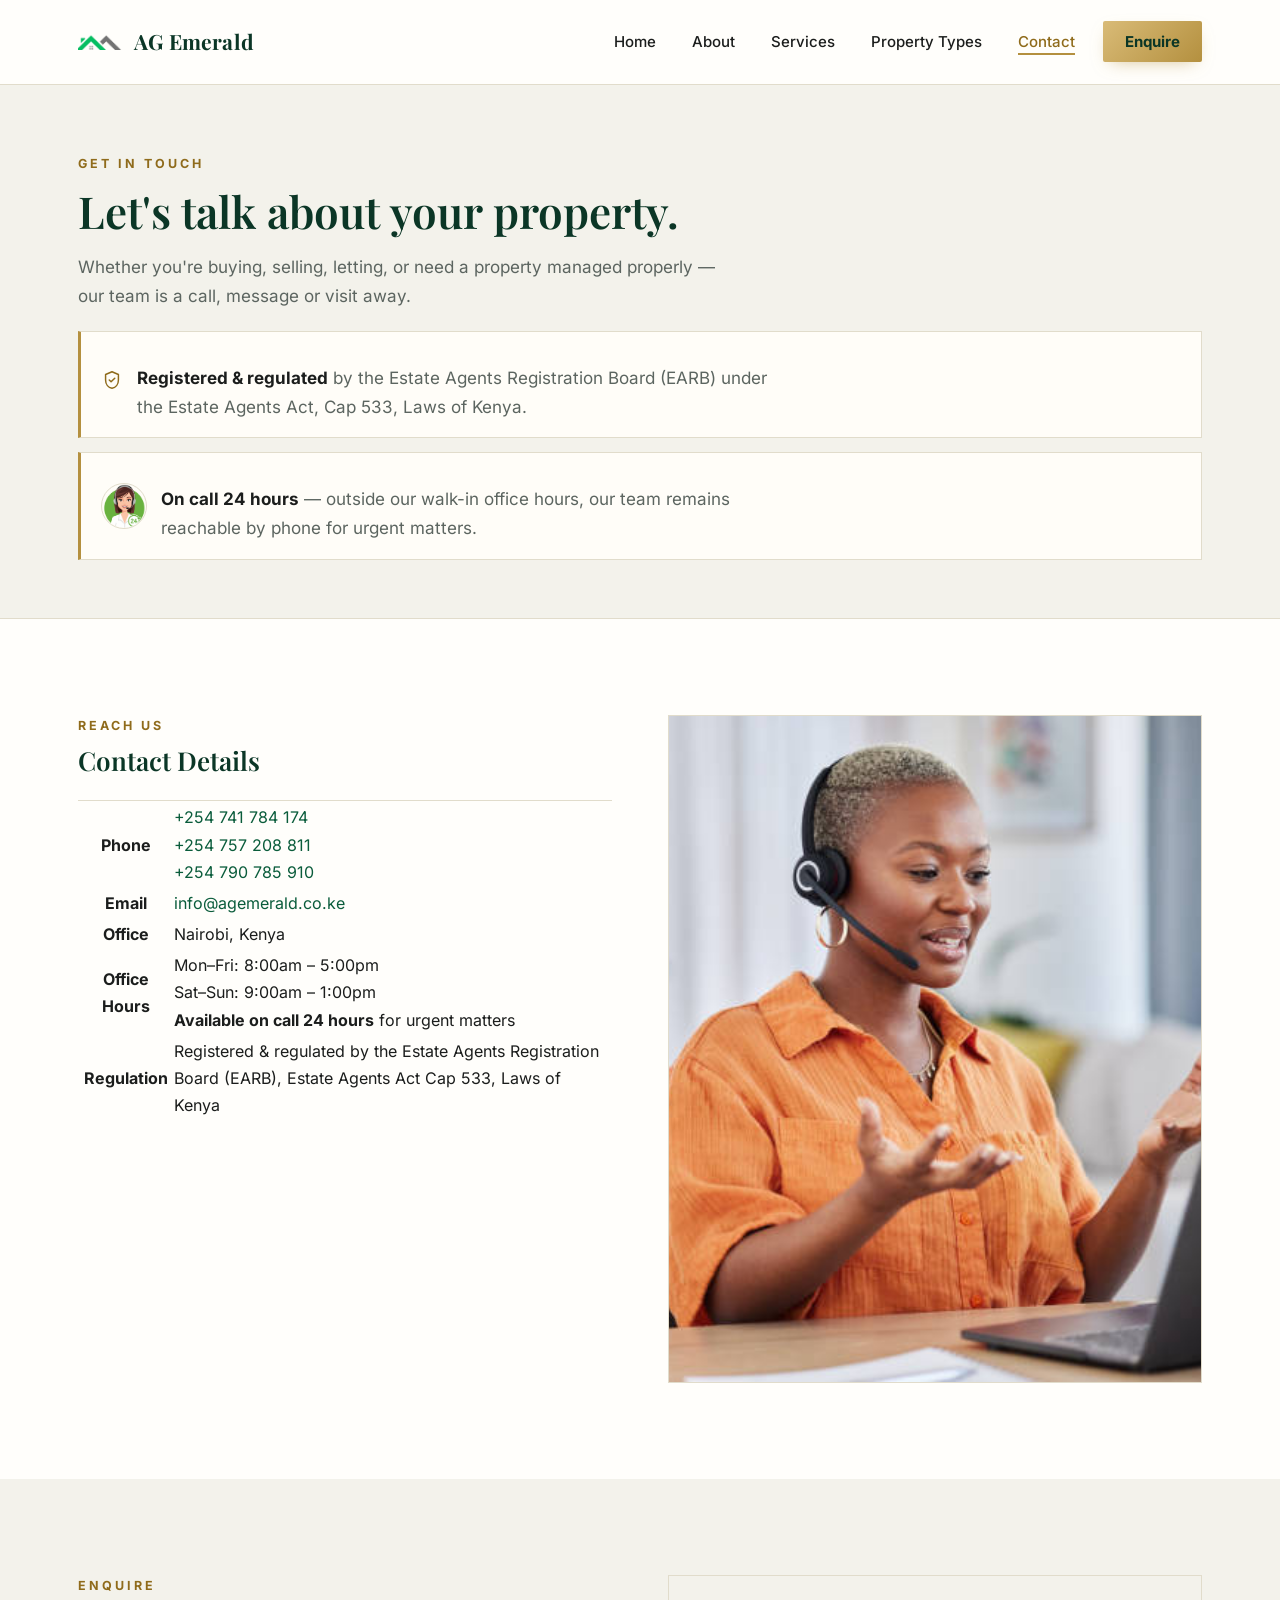
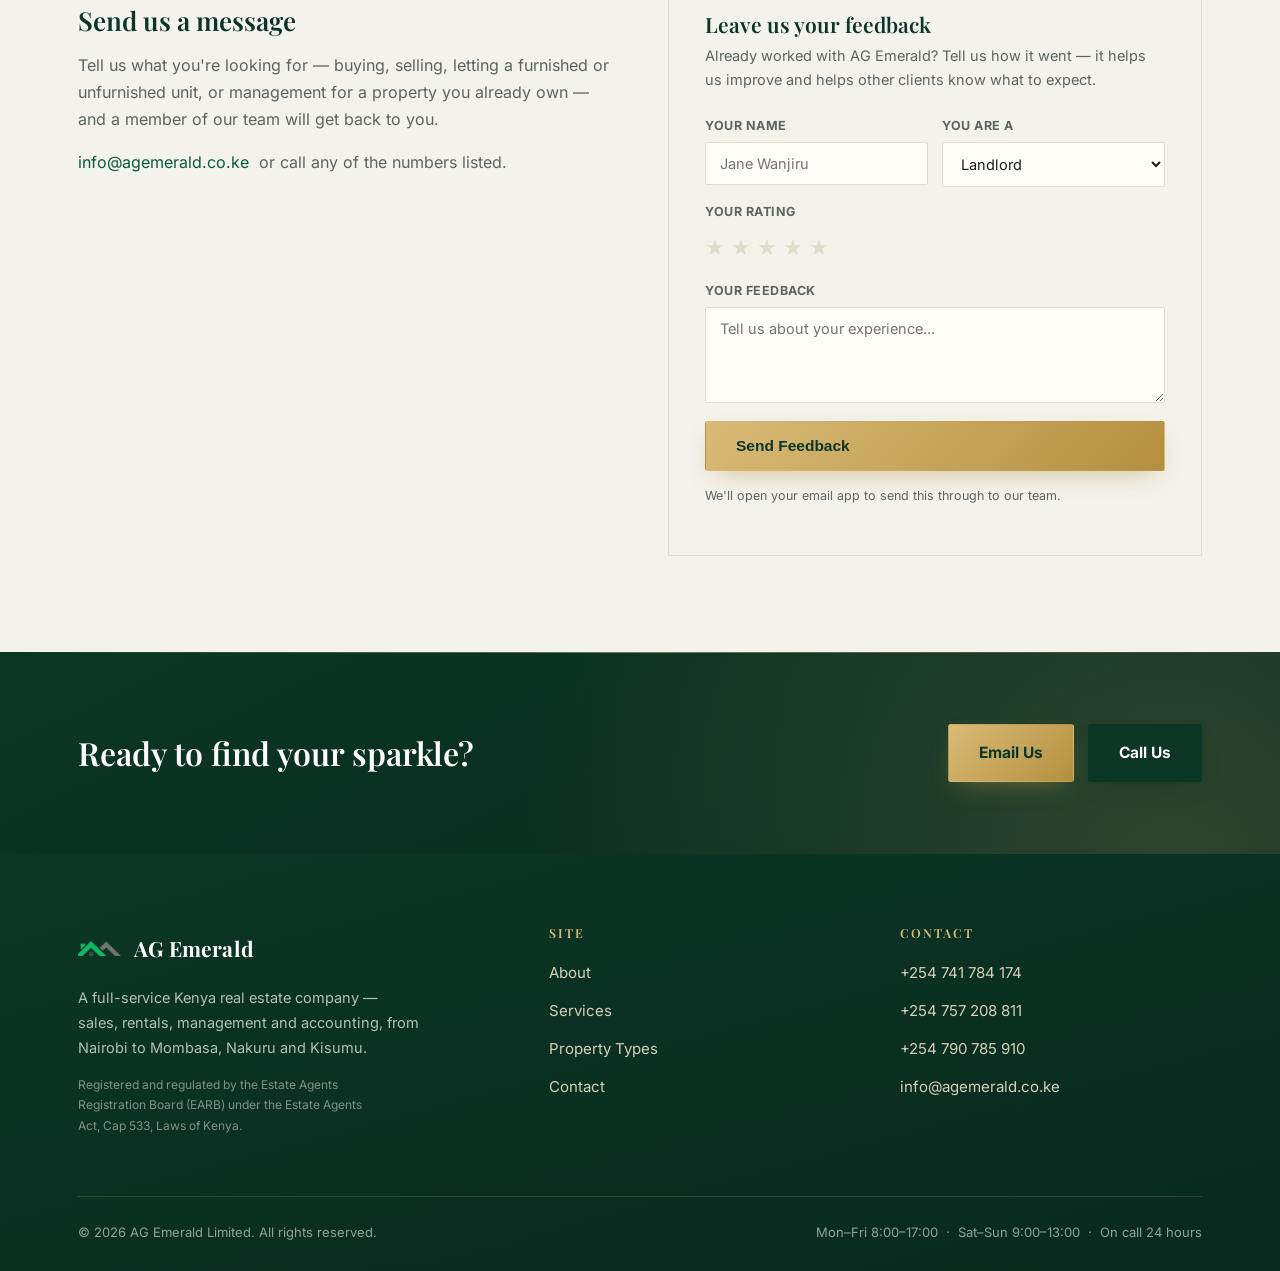
<file: contact.html>
<!doctype html>
<html lang="en">
<head>
<meta charset="UTF-8">
<meta name="viewport" content="width=device-width, initial-scale=1">
<title>Contact AG Emerald — Nairobi Real Estate</title>
<meta name="description" content="Get in touch with AG Emerald for sales, rentals, management and accounting enquiries. Office hours, phone, email, and a feedback form.">
<link rel="icon" href="assets/img/logo.png">
<link rel="stylesheet" href="styles.css">
</head>
<body>

<nav class="site-nav">
  <div class="wrap">
    <a href="index.html" class="brand">
      <img src="assets/img/logo.png" alt="AG Emerald">
      <span class="brand-text">AG Emerald</span>
    </a>
    <button class="nav-toggle" id="navToggle" aria-label="Toggle menu" aria-expanded="false">
      <span></span><span></span><span></span>
    </button>
    <ul class="nav-links" id="navLinks">
      <li><a href="index.html">Home</a></li>
      <li><a href="about.html">About</a></li>
      <li><a href="services.html">Services</a></li>
      <li><a href="properties.html">Property Types</a></li>
      <li><a href="contact.html" class="active">Contact</a></li>
      <li><a href="contact.html" class="nav-cta">Enquire</a></li>
    </ul>
  </div>
</nav>

<header class="page-head">
  <div class="wrap">
    <span class="eyebrow">Get In Touch</span>
    <h1>Let's talk about your property.</h1>
    <p>Whether you're buying, selling, letting, or need a property managed properly — our team is a call, message or visit away.</p>
    <div class="trust-strip reveal">
      <div class="ic">
        <svg width="22" height="22" viewBox="0 0 24 24" fill="none"><path d="M12 3l7 3v6c0 4.8-3 8.4-7 9-4-.6-7-4.2-7-9V6l7-3z" stroke="currentColor" stroke-width="1.6" stroke-linejoin="round"/><path d="M9 12l2 2 4-4" stroke="currentColor" stroke-width="1.6" stroke-linecap="round" stroke-linejoin="round"/></svg>
      </div>
      <p><strong>Registered &amp; regulated</strong> by the Estate Agents Registration Board (EARB) under the Estate Agents Act, Cap 533, Laws of Kenya.</p>
    </div>
    <div class="trust-strip reveal" style="margin-top:14px;">
      <img class="trust-icon-img" src="assets/img/support-24hr.png" alt="24 hour support">
      <p><strong>On call 24 hours</strong> — outside our walk-in office hours, our team remains reachable by phone for urgent matters.</p>
    </div>
  </div>
</header>

<section>
  <div class="wrap split">
    <div>
      <div class="section-head reveal" style="margin-bottom:24px;">
        <span class="eyebrow">Reach Us</span>
        <h2 style="font-size:26px;">Contact Details</h2>
      </div>
      <table class="contact-table">
        <tr>
          <th>Phone</th>
          <td><a href="tel:+254741784174">+254 741 784 174</a><br><a href="tel:+254757208811">+254 757 208 811</a><br><a href="tel:+254790785910">+254 790 785 910</a></td>
        </tr>
        <tr>
          <th>Email</th>
          <td><a href="mailto:info@agemerald.co.ke">info@agemerald.co.ke</a></td>
        </tr>
        <tr>
          <th>Office</th>
          <td>Nairobi, Kenya</td>
        </tr>
        <tr>
          <th>Office Hours</th>
          <td>Mon&ndash;Fri: 8:00am &ndash; 5:00pm<br>Sat&ndash;Sun: 9:00am &ndash; 1:00pm<br><strong>Available on call 24 hours</strong> for urgent matters</td>
        </tr>
        <tr>
          <th>Regulation</th>
          <td>Registered &amp; regulated by the Estate Agents Registration Board (EARB), Estate Agents Act Cap 533, Laws of Kenya</td>
        </tr>
      </table>
    </div>
    <div>
      <div class="photo-frame" style="aspect-ratio:4/5;">
        <img src="assets/img/people-call.png" alt="AG Emerald team member taking a client call">
      </div>
    </div>
  </div>
</section>

<section class="section-alt">
  <div class="wrap split">
    <div>
      <div class="section-head reveal" style="margin-bottom:16px;">
        <span class="eyebrow">Enquire</span>
        <h2 style="font-size:26px;">Send us a message</h2>
      </div>
      <p class="muted">Tell us what you're looking for — buying, selling, letting a furnished or unfurnished unit, or management for a property you already own — and a member of our team will get back to you.</p>
      <p class="muted" style="margin-top:16px;"><a href="mailto:info@agemerald.co.ke">info@agemerald.co.ke</a> &nbsp;or call any of the numbers listed.</p>
    </div>
    <div id="feedback" class="feedback-panel reveal">
      <h3>Leave us your feedback</h3>
      <p class="lede-sm">Already worked with AG Emerald? Tell us how it went — it helps us improve and helps other clients know what to expect.</p>
      <form id="feedbackForm">
        <div class="ff-row">
          <div class="ff-field">
            <label for="ffName">Your name</label>
            <input type="text" id="ffName" name="ffName" placeholder="Jane Wanjiru" required>
          </div>
          <div class="ff-field">
            <label for="ffRole">You are a</label>
            <select id="ffRole" name="ffRole">
              <option value="Landlord">Landlord</option>
              <option value="Tenant">Tenant</option>
              <option value="Buyer">Buyer</option>
              <option value="Seller">Seller</option>
              <option value="Other">Other</option>
            </select>
          </div>
        </div>
        <div class="ff-field" style="margin-bottom:14px;">
          <label>Your rating</label>
          <div class="ff-stars" id="ffStars">
            <span data-val="1">&#9733;</span><span data-val="2">&#9733;</span><span data-val="3">&#9733;</span><span data-val="4">&#9733;</span><span data-val="5">&#9733;</span>
          </div>
          <input type="hidden" id="ffRatingValue" value="5">
        </div>
        <div class="ff-field" style="margin-bottom:18px;">
          <label for="ffMessage">Your feedback</label>
          <textarea id="ffMessage" name="ffMessage" placeholder="Tell us about your experience..." required></textarea>
        </div>
        <button type="submit" class="btn btn-gold" style="width:100%;">Send Feedback</button>
        <p class="ff-note" id="ffStatus">We'll open your email app to send this through to our team.</p>
      </form>
    </div>
  </div>
</section>

<section class="cta-band reveal">
  <div class="wrap cta-inner">
    <h2>Ready to find your sparkle?</h2>
    <div class="cta-actions">
      <a href="mailto:info@agemerald.co.ke" class="btn btn-gold">Email Us</a>
      <a href="tel:+254741784174" class="btn btn-dark">Call Us</a>
    </div>
  </div>
</section>

<footer>
  <div class="wrap">
    <div class="foot-grid">
      <div>
        <a href="index.html" class="brand"><img src="assets/img/logo.png" alt="AG Emerald"><span class="brand-text">AG Emerald</span></a>
        <p>A full-service Kenya real estate company — sales, rentals, management and accounting, from Nairobi to Mombasa, Nakuru and Kisumu.</p>
        <p class="foot-reg">Registered and regulated by the Estate Agents Registration Board (EARB) under the Estate Agents Act, Cap 533, Laws of Kenya.</p>
      </div>
      <div>
        <h4>Site</h4>
        <ul>
          <li><a href="about.html">About</a></li>
          <li><a href="services.html">Services</a></li>
          <li><a href="properties.html">Property Types</a></li>
          <li><a href="contact.html">Contact</a></li>
        </ul>
      </div>
      <div>
        <h4>Contact</h4>
        <ul>
          <li><a href="tel:+254741784174">+254 741 784 174</a></li>
          <li><a href="tel:+254757208811">+254 757 208 811</a></li>
          <li><a href="tel:+254790785910">+254 790 785 910</a></li>
          <li><a href="mailto:info@agemerald.co.ke">info@agemerald.co.ke</a></li>
        </ul>
      </div>
    </div>
    <div class="foot-bottom">
      <span>&copy; 2026 AG Emerald Limited. All rights reserved.</span>
      <span>Mon&ndash;Fri 8:00&ndash;17:00 &nbsp;&middot;&nbsp; Sat&ndash;Sun 9:00&ndash;13:00 &nbsp;&middot;&nbsp; On call 24 hours</span>
    </div>
  </div>
</footer>
<script src="nav.js"></script>
<script src="motion.js"></script>
</body>
</html>
</file>
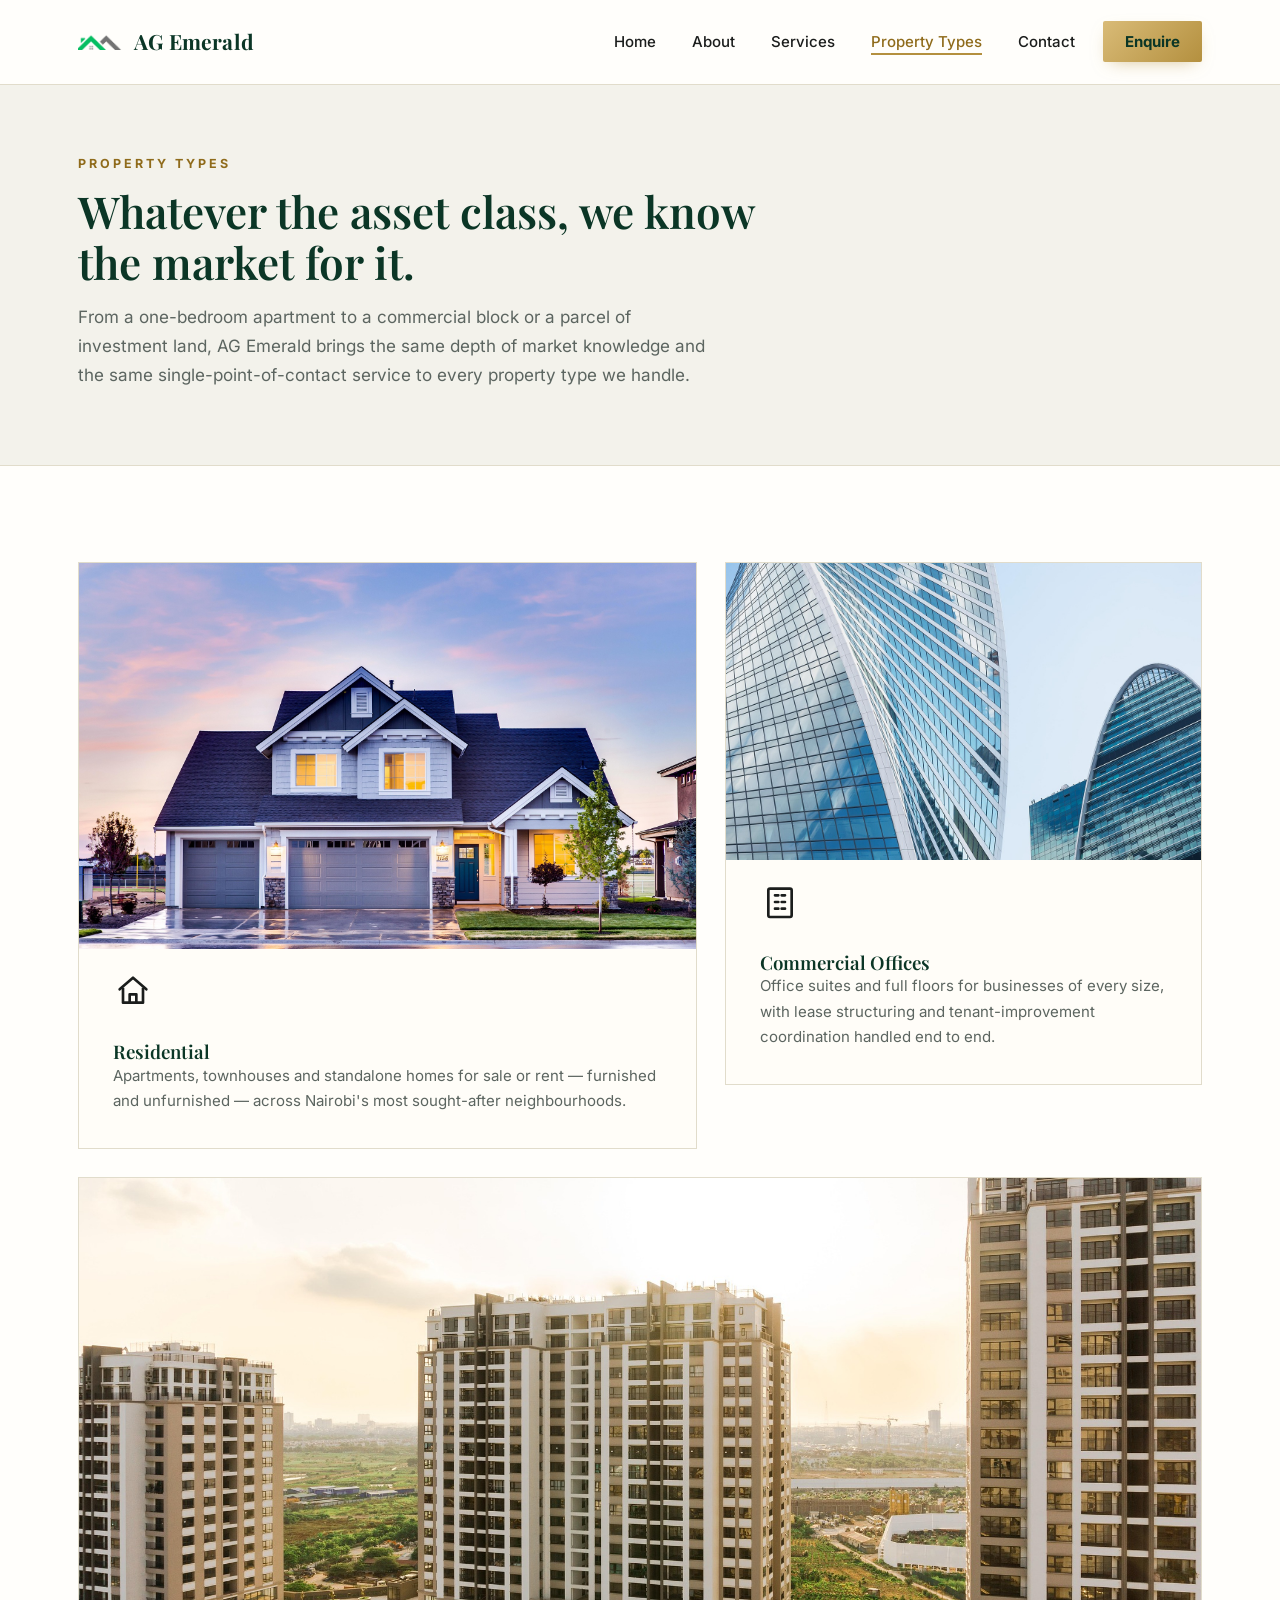
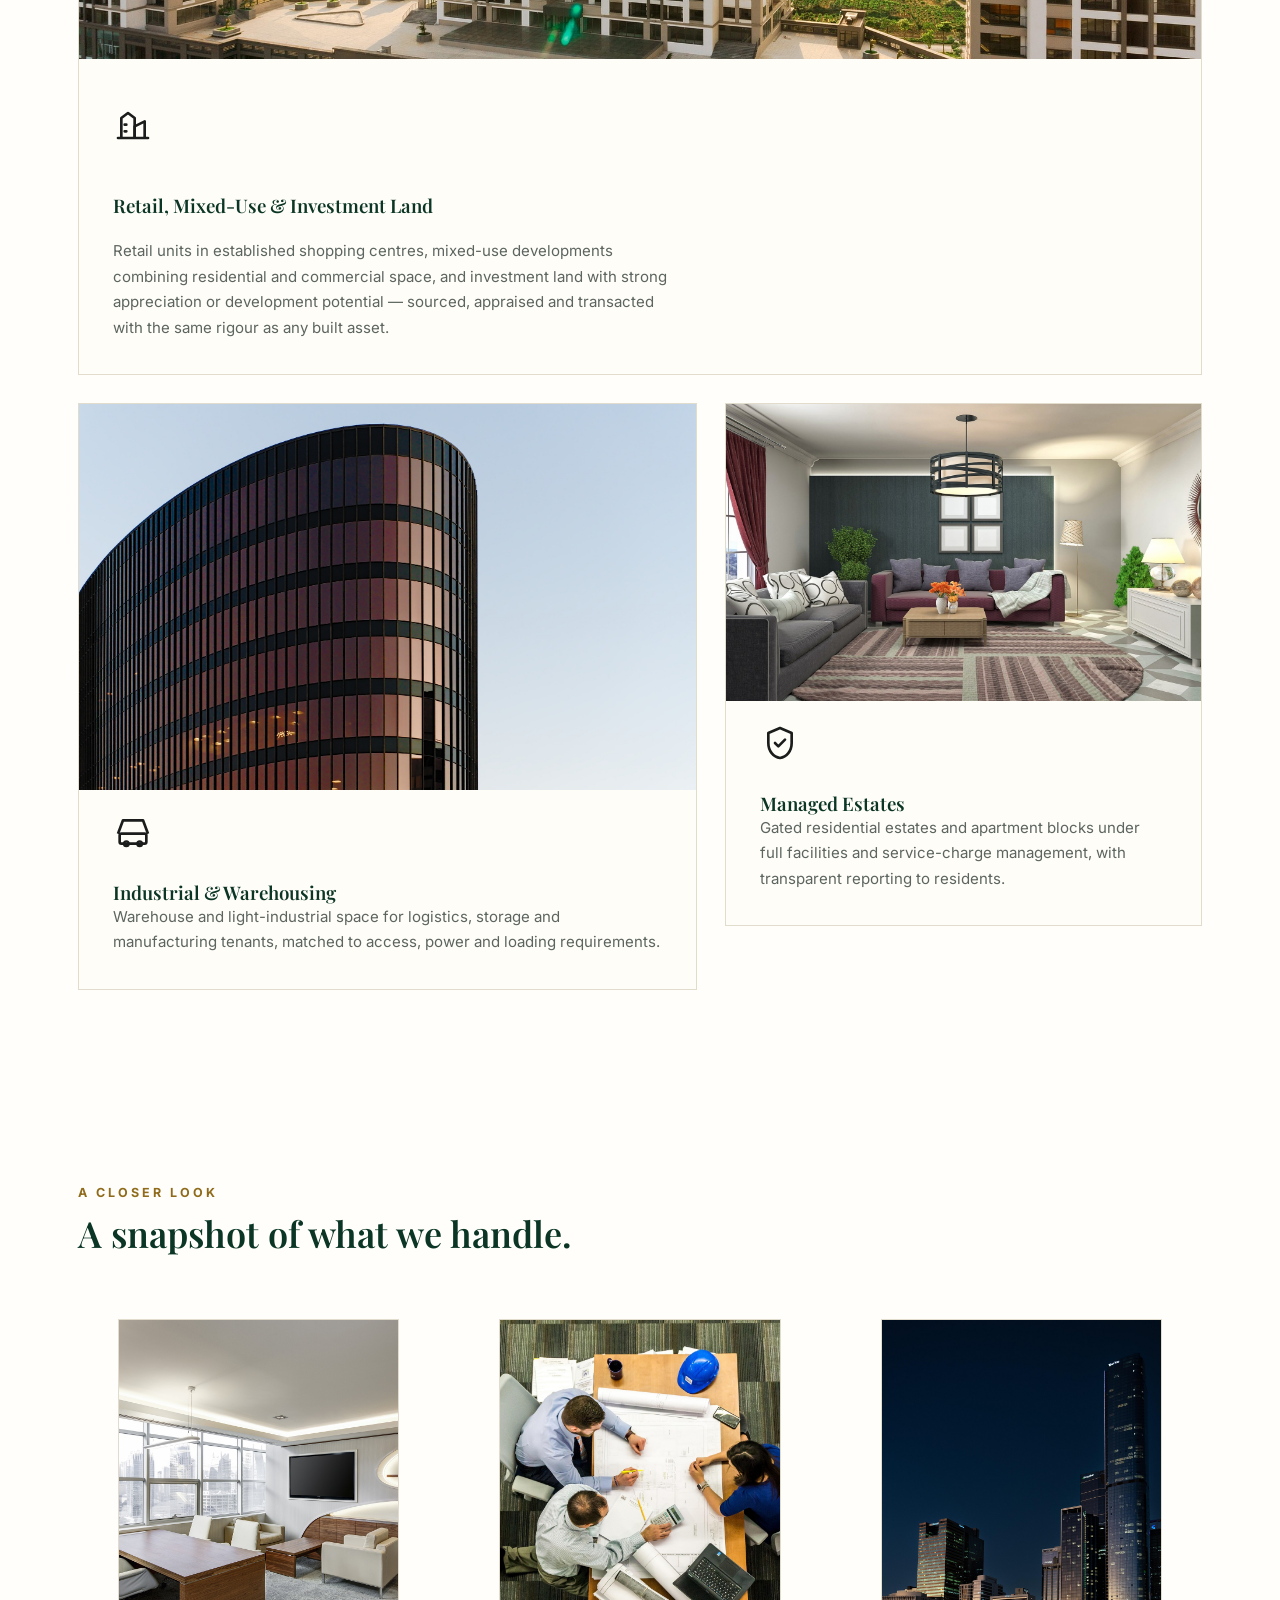
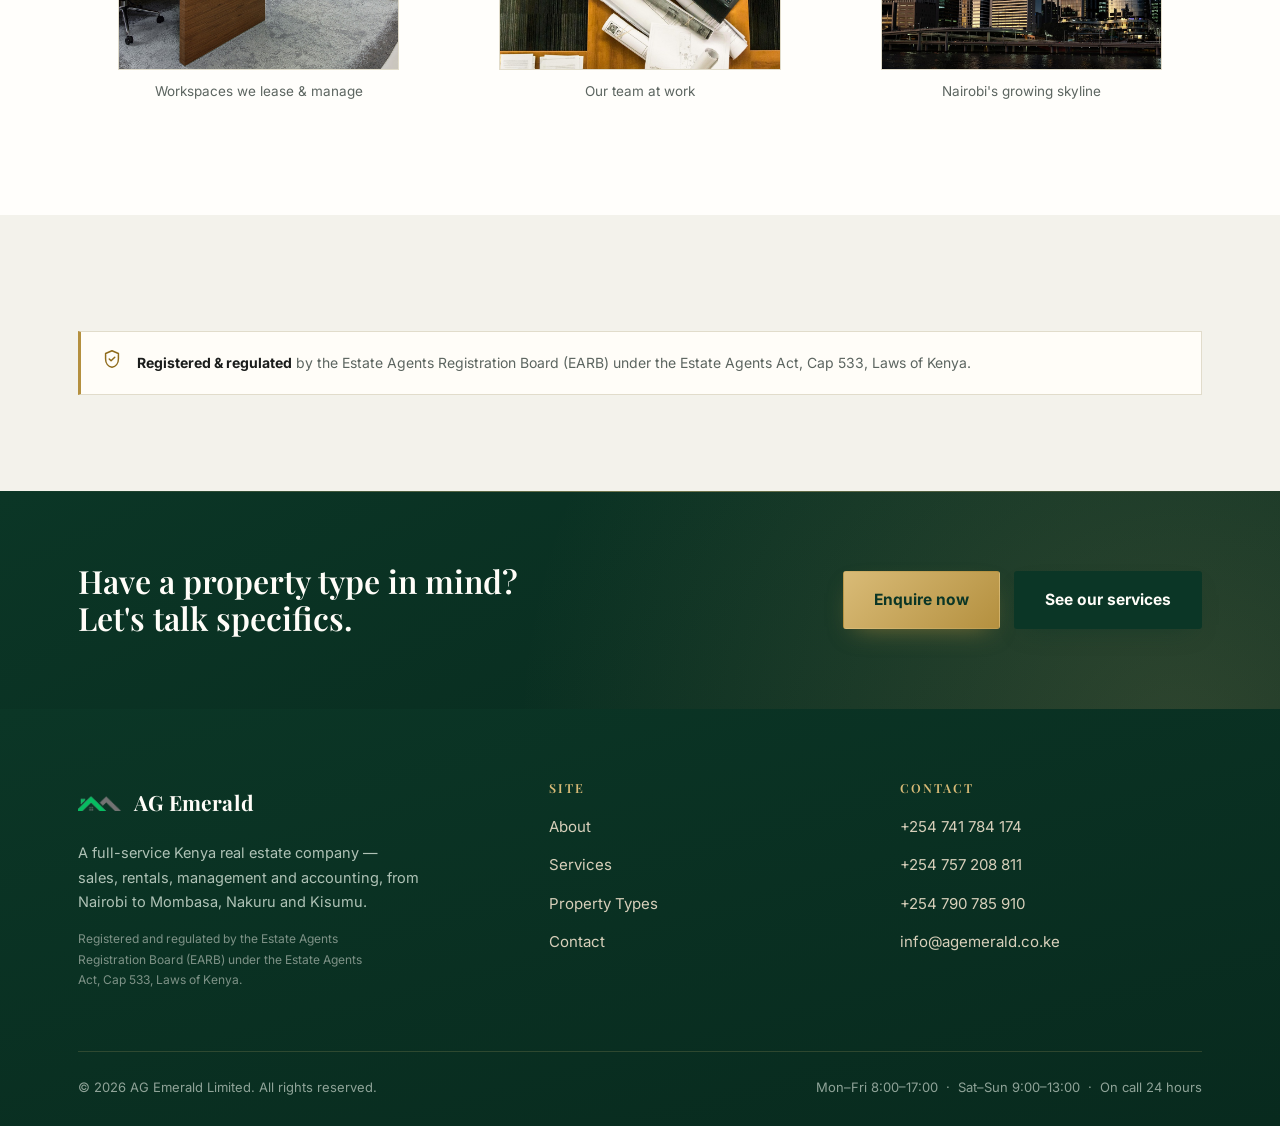
<file: properties.html>
<!doctype html>
<html lang="en">
<head>
<meta charset="UTF-8">
<meta name="viewport" content="width=device-width, initial-scale=1">
<title>Property Types — AG Emerald Real Estate</title>
<meta name="description" content="Residential, commercial, retail, mixed-use and investment land — the property types AG Emerald sells, lets and manages across Kenya.">
<link rel="icon" href="assets/img/logo.png">
<link rel="stylesheet" href="styles.css">
</head>
<body>

<nav class="site-nav">
  <div class="wrap">
    <a href="index.html" class="brand">
      <img src="assets/img/logo.png" alt="AG Emerald">
      <span class="brand-text">AG Emerald</span>
    </a>
    <button class="nav-toggle" id="navToggle" aria-label="Toggle menu" aria-expanded="false">
      <span></span><span></span><span></span>
    </button>
    <ul class="nav-links" id="navLinks">
      <li><a href="index.html">Home</a></li>
      <li><a href="about.html">About</a></li>
      <li><a href="services.html">Services</a></li>
      <li><a href="properties.html" class="active">Property Types</a></li>
      <li><a href="contact.html">Contact</a></li>
      <li><a href="contact.html" class="nav-cta">Enquire</a></li>
    </ul>
  </div>
</nav>

<header class="page-head">
  <div class="wrap">
    <span class="eyebrow">Property Types</span>
    <h1>Whatever the asset class, we know the market for it.</h1>
    <p>From a one-bedroom apartment to a commercial block or a parcel of investment land, AG Emerald brings the same depth of market knowledge and the same single-point-of-contact service to every property type we handle.</p>
  </div>
</header>

<section>
  <div class="wrap">
    <div class="ptype-grid reveal-stagger">
      <div class="ptype">
        <div class="ptype-thumb"><img src="assets/img/prop-residential.jpg" alt="Residential villa at dusk"></div>
        <div class="icon">
          <svg width="40" height="40" viewBox="0 0 24 24" fill="none"><path d="M4 11l8-7 8 7" stroke="currentColor" stroke-width="1.6" stroke-linecap="round" stroke-linejoin="round"/><path d="M6 10v9h12v-9" stroke="currentColor" stroke-width="1.6" stroke-linejoin="round"/><path d="M10 19v-5h4v5" stroke="currentColor" stroke-width="1.6" stroke-linejoin="round"/></svg>
        </div>
        <h3>Residential</h3>
        <p>Apartments, townhouses and standalone homes for sale or rent — furnished and unfurnished — across Nairobi's most sought-after neighbourhoods.</p>
      </div>
      <div class="ptype">
        <div class="ptype-thumb"><img src="assets/img/prop-commercial.jpg" alt="Commercial office towers"></div>
        <div class="icon">
          <svg width="40" height="40" viewBox="0 0 24 24" fill="none"><rect x="5" y="4" width="14" height="17" rx="1" stroke="currentColor" stroke-width="1.6"/><path d="M9 8h2M13 8h2M9 12h2M13 12h2M9 16h2M13 16h2" stroke="currentColor" stroke-width="1.6" stroke-linecap="round"/></svg>
        </div>
        <h3>Commercial Offices</h3>
        <p>Office suites and full floors for businesses of every size, with lease structuring and tenant-improvement coordination handled end to end.</p>
      </div>
      <div class="ptype ptype-span2 lead">
        <div class="ptype-thumb"><img src="assets/img/prop-condo.jpg" alt="Mixed-use condominium development"></div>
        <div class="icon">
          <svg width="40" height="40" viewBox="0 0 24 24" fill="none"><path d="M3 21h18" stroke="currentColor" stroke-width="1.6" stroke-linecap="round"/><path d="M5 21V9l4-3 4 3v12" stroke="currentColor" stroke-width="1.6" stroke-linejoin="round"/><path d="M13 21v-7l6-3v10" stroke="currentColor" stroke-width="1.6" stroke-linejoin="round"/><path d="M7 13h1M7 17h1" stroke="currentColor" stroke-width="1.6" stroke-linecap="round"/></svg>
        </div>
        <h3>Retail, Mixed-Use &amp; Investment Land</h3>
        <p>Retail units in established shopping centres, mixed-use developments combining residential and commercial space, and investment land with strong appreciation or development potential — sourced, appraised and transacted with the same rigour as any built asset.</p>
      </div>
      <div class="ptype">
        <div class="ptype-thumb"><img src="assets/img/facade-detail.jpg" alt="Modern industrial and commercial facade"></div>
        <div class="icon">
          <svg width="40" height="40" viewBox="0 0 24 24" fill="none"><path d="M3 13l3-8h12l3 8" stroke="currentColor" stroke-width="1.6" stroke-linejoin="round"/><rect x="4" y="13" width="16" height="6" rx="1" stroke="currentColor" stroke-width="1.6"/><circle cx="8" cy="19" r="1.4" stroke="currentColor" stroke-width="1.4"/><circle cx="16" cy="19" r="1.4" stroke="currentColor" stroke-width="1.4"/></svg>
        </div>
        <h3>Industrial &amp; Warehousing</h3>
        <p>Warehouse and light-industrial space for logistics, storage and manufacturing tenants, matched to access, power and loading requirements.</p>
      </div>
      <div class="ptype">
        <div class="ptype-thumb"><img src="assets/img/interior-living.jpg" alt="Well-maintained managed estate interior"></div>
        <div class="icon">
          <svg width="40" height="40" viewBox="0 0 24 24" fill="none"><path d="M12 3l7 3v6c0 4.8-3 8.4-7 9-4-.6-7-4.2-7-9V6l7-3z" stroke="currentColor" stroke-width="1.6" stroke-linejoin="round"/><path d="M9 12l2 2 4-4" stroke="currentColor" stroke-width="1.6" stroke-linecap="round" stroke-linejoin="round"/></svg>
        </div>
        <h3>Managed Estates</h3>
        <p>Gated residential estates and apartment blocks under full facilities and service-charge management, with transparent reporting to residents.</p>
      </div>
    </div>
  </div>
</section>

<section>
  <div class="wrap">
    <div class="section-head reveal">
      <span class="eyebrow">A Closer Look</span>
      <h2>A snapshot of what we handle.</h2>
    </div>
    <div class="photo-grid-3 reveal-stagger">
      <figure>
        <div class="photo-frame"><img src="assets/img/office-interior.jpg" alt="Grade-A office interior"></div>
        <figcaption>Workspaces we lease &amp; manage</figcaption>
      </figure>
      <figure>
        <div class="photo-frame"><img src="assets/img/team-blueprints.jpg" alt="AG Emerald team reviewing property plans"></div>
        <figcaption>Our team at work</figcaption>
      </figure>
      <figure>
        <div class="photo-frame"><img src="assets/img/hero-bg.jpg" alt="Nairobi's growing skyline"></div>
        <figcaption>Nairobi's growing skyline</figcaption>
      </figure>
    </div>
  </div>
</section>

<section class="section-alt">
  <div class="wrap">
    <div class="trust-strip reveal">
      <div class="ic">
        <svg width="22" height="22" viewBox="0 0 24 24" fill="none"><path d="M12 3l7 3v6c0 4.8-3 8.4-7 9-4-.6-7-4.2-7-9V6l7-3z" stroke="currentColor" stroke-width="1.6" stroke-linejoin="round"/><path d="M9 12l2 2 4-4" stroke="currentColor" stroke-width="1.6" stroke-linecap="round" stroke-linejoin="round"/></svg>
      </div>
      <p><strong>Registered &amp; regulated</strong> by the Estate Agents Registration Board (EARB) under the Estate Agents Act, Cap 533, Laws of Kenya.</p>
    </div>
  </div>
</section>

<section class="cta-band reveal">
  <div class="wrap cta-inner">
    <h2>Have a property type in mind? Let's talk specifics.</h2>
    <div class="cta-actions">
      <a href="contact.html" class="btn btn-gold">Enquire now</a>
      <a href="services.html" class="btn btn-dark">See our services</a>
    </div>
  </div>
</section>

<footer>
  <div class="wrap">
    <div class="foot-grid">
      <div>
        <a href="index.html" class="brand"><img src="assets/img/logo.png" alt="AG Emerald"><span class="brand-text">AG Emerald</span></a>
        <p>A full-service Kenya real estate company — sales, rentals, management and accounting, from Nairobi to Mombasa, Nakuru and Kisumu.</p>
        <p class="foot-reg">Registered and regulated by the Estate Agents Registration Board (EARB) under the Estate Agents Act, Cap 533, Laws of Kenya.</p>
      </div>
      <div>
        <h4>Site</h4>
        <ul>
          <li><a href="about.html">About</a></li>
          <li><a href="services.html">Services</a></li>
          <li><a href="properties.html">Property Types</a></li>
          <li><a href="contact.html">Contact</a></li>
        </ul>
      </div>
      <div>
        <h4>Contact</h4>
        <ul>
          <li><a href="tel:+254741784174">+254 741 784 174</a></li>
          <li><a href="tel:+254757208811">+254 757 208 811</a></li>
          <li><a href="tel:+254790785910">+254 790 785 910</a></li>
          <li><a href="mailto:info@agemerald.co.ke">info@agemerald.co.ke</a></li>
        </ul>
      </div>
    </div>
    <div class="foot-bottom">
      <span>&copy; 2026 AG Emerald Limited. All rights reserved.</span>
      <span>Mon&ndash;Fri 8:00&ndash;17:00 &nbsp;&middot;&nbsp; Sat&ndash;Sun 9:00&ndash;13:00 &nbsp;&middot;&nbsp; On call 24 hours</span>
    </div>
  </div>
</footer>
<script src="nav.js"></script>
<script src="motion.js"></script>
</body>
</html>
</file>
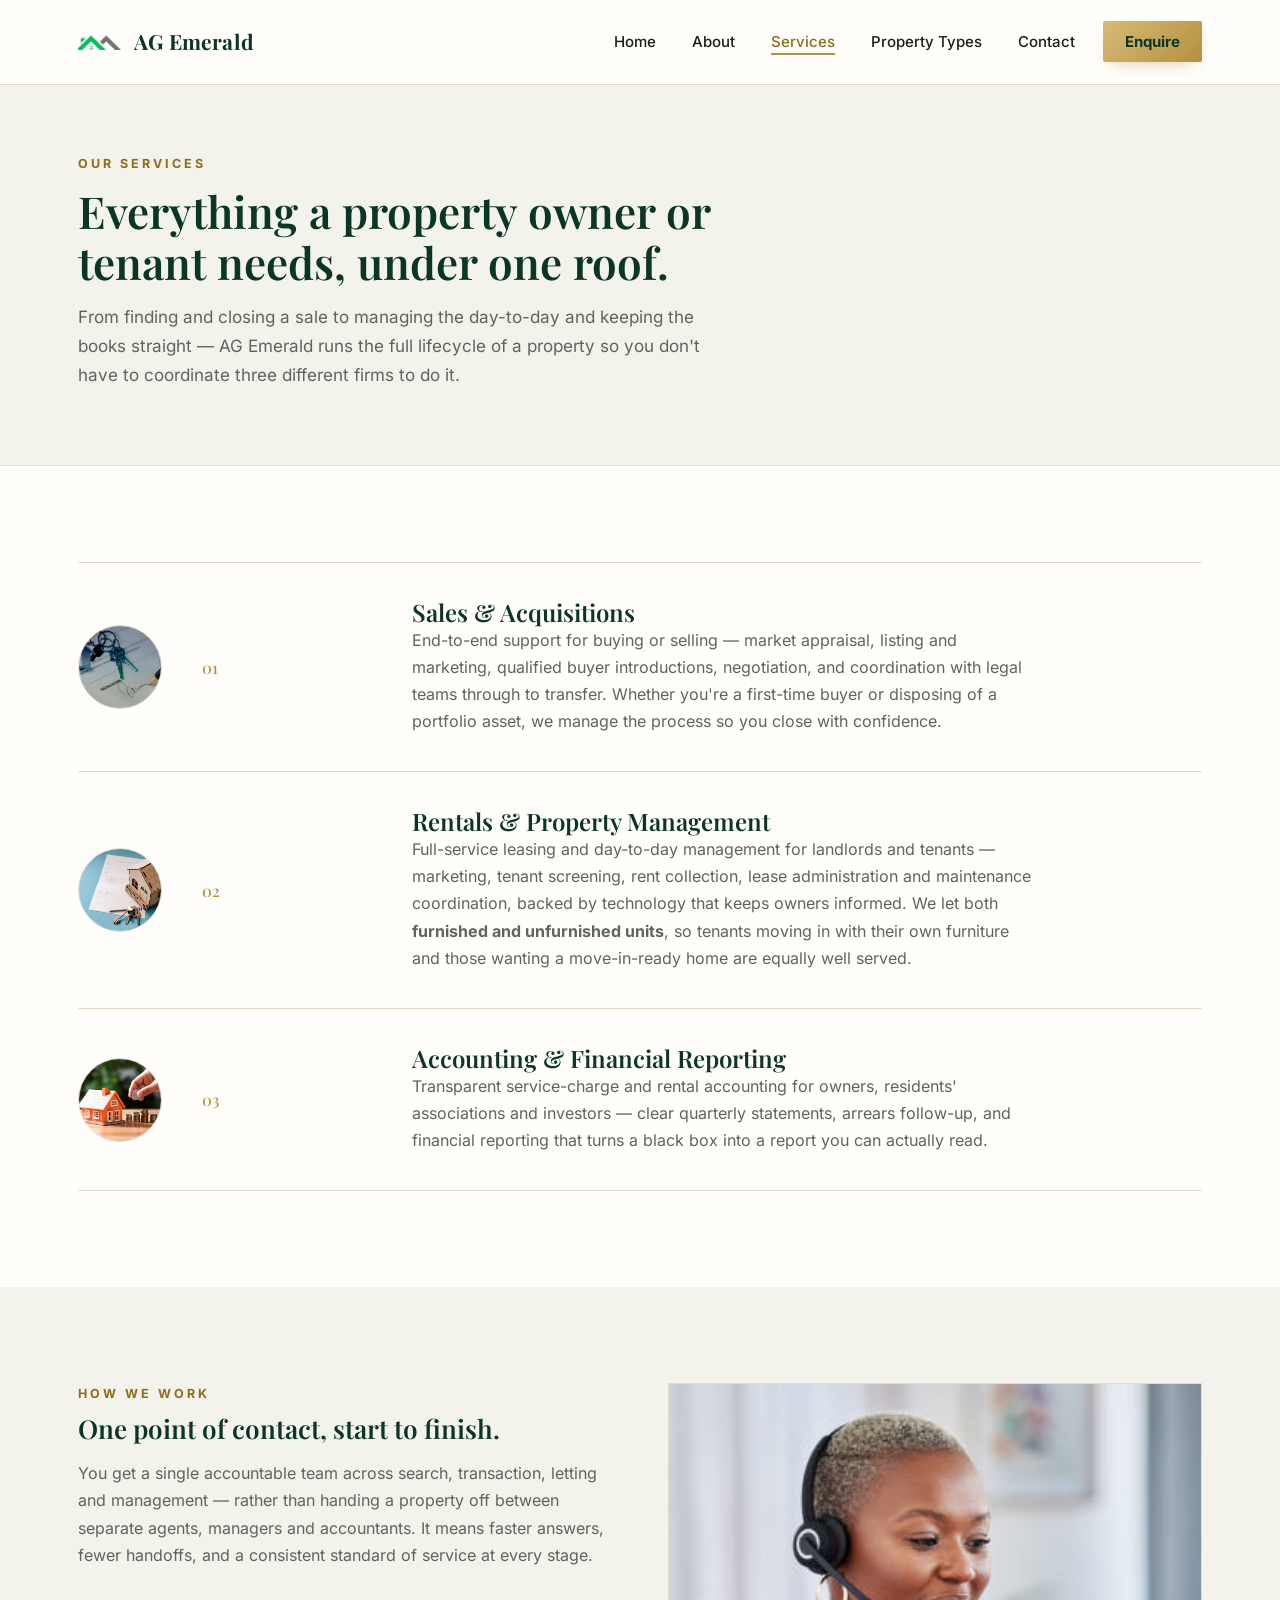
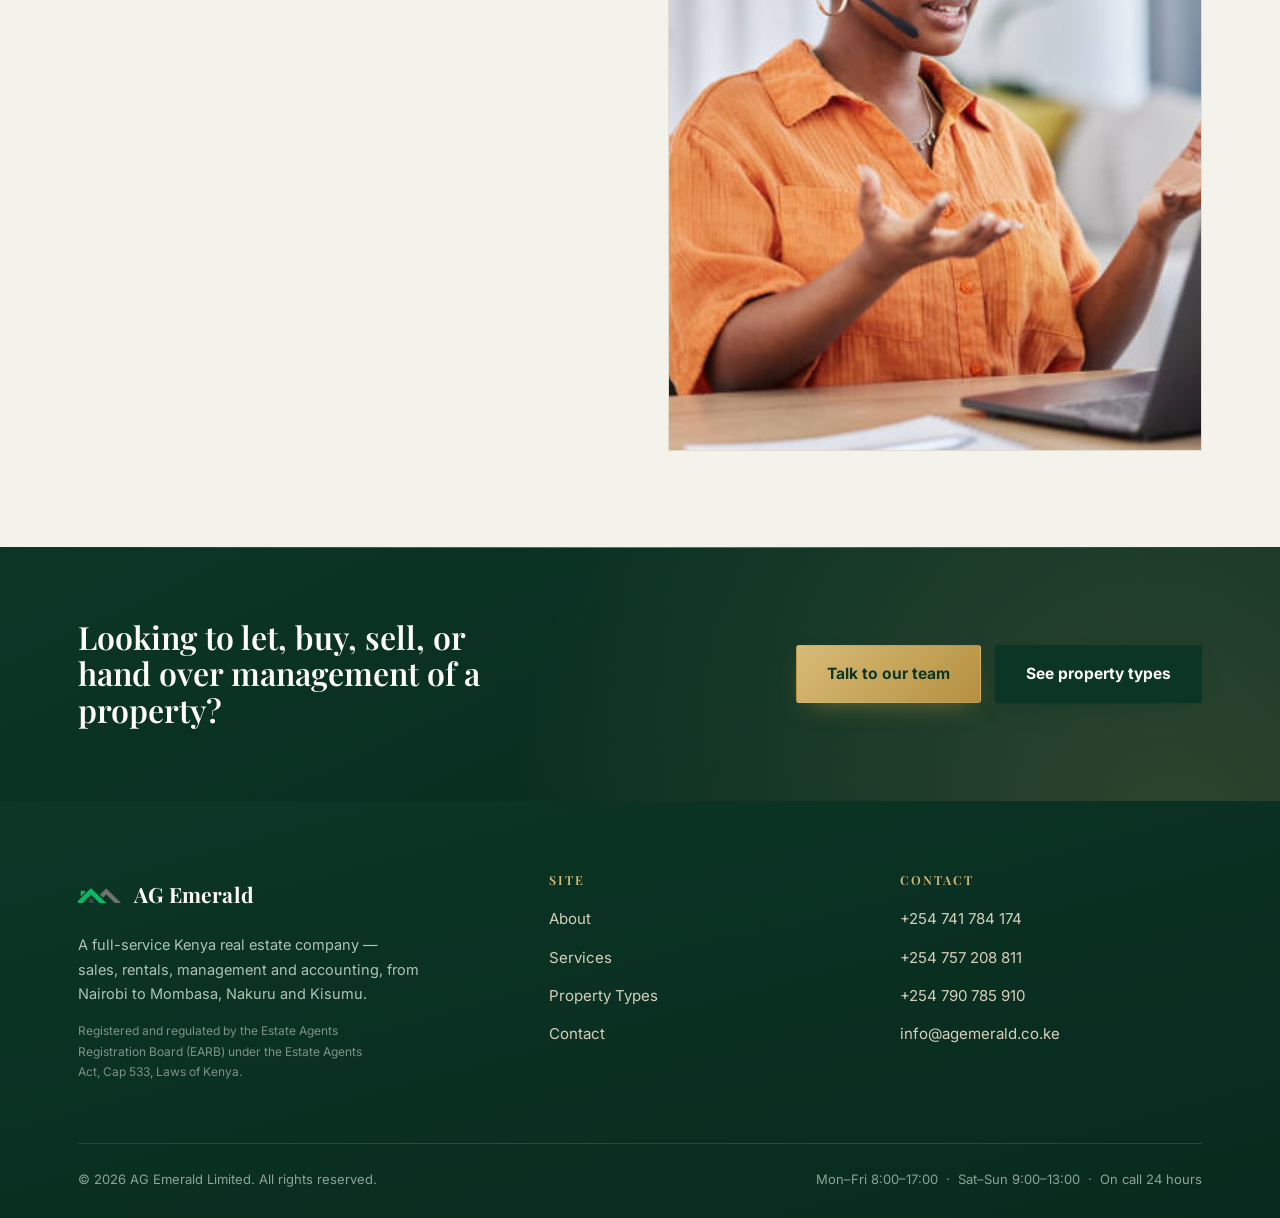
<file: services.html>
<!doctype html>
<html lang="en">
<head>
<meta charset="UTF-8">
<meta name="viewport" content="width=device-width, initial-scale=1">
<title>Services — AG Emerald Real Estate</title>
<meta name="description" content="AG Emerald offers full-service real estate: sales &amp; acquisitions, rentals &amp; property management (furnished and unfurnished units), and accounting &amp; reporting.">
<link rel="icon" href="assets/img/logo.png">
<link rel="stylesheet" href="styles.css">
</head>
<body>

<nav class="site-nav">
  <div class="wrap">
    <a href="index.html" class="brand">
      <img src="assets/img/logo.png" alt="AG Emerald">
      <span class="brand-text">AG Emerald</span>
    </a>
    <button class="nav-toggle" id="navToggle" aria-label="Toggle menu" aria-expanded="false">
      <span></span><span></span><span></span>
    </button>
    <ul class="nav-links" id="navLinks">
      <li><a href="index.html">Home</a></li>
      <li><a href="about.html">About</a></li>
      <li><a href="services.html" class="active">Services</a></li>
      <li><a href="properties.html">Property Types</a></li>
      <li><a href="contact.html">Contact</a></li>
      <li><a href="contact.html" class="nav-cta">Enquire</a></li>
    </ul>
  </div>
</nav>

<header class="page-head">
  <div class="wrap">
    <span class="eyebrow">Our Services</span>
    <h1>Everything a property owner or tenant needs, under one roof.</h1>
    <p>From finding and closing a sale to managing the day-to-day and keeping the books straight — AG Emerald runs the full lifecycle of a property so you don't have to coordinate three different firms to do it.</p>
  </div>
</header>

<section>
  <div class="wrap">
    <div class="row-list row-list-media reveal-stagger">
      <div class="row">
        <div class="row-thumb"><img src="assets/img/service-sales.jpg" alt="Signing a property sale agreement"></div>
        <div class="row-title"><span class="row-index">01</span></div>
        <div class="row-body">
          <h3>Sales &amp; Acquisitions</h3>
          <p>End-to-end support for buying or selling — market appraisal, listing and marketing, qualified buyer introductions, negotiation, and coordination with legal teams through to transfer. Whether you're a first-time buyer or disposing of a portfolio asset, we manage the process so you close with confidence.</p>
        </div>
      </div>
      <div class="row">
        <div class="row-thumb"><img src="assets/img/service-rentals.jpg" alt="Handing over keys and lease documents"></div>
        <div class="row-title"><span class="row-index">02</span></div>
        <div class="row-body">
          <h3>Rentals &amp; Property Management</h3>
          <p>Full-service leasing and day-to-day management for landlords and tenants — marketing, tenant screening, rent collection, lease administration and maintenance coordination, backed by technology that keeps owners informed. We let both <strong>furnished and unfurnished units</strong>, so tenants moving in with their own furniture and those wanting a move-in-ready home are equally well served.</p>
        </div>
      </div>
      <div class="row">
        <div class="row-thumb"><img src="assets/img/service-accounting.jpg" alt="Property accounting and financial reporting"></div>
        <div class="row-title"><span class="row-index">03</span></div>
        <div class="row-body">
          <h3>Accounting &amp; Financial Reporting</h3>
          <p>Transparent service-charge and rental accounting for owners, residents' associations and investors — clear quarterly statements, arrears follow-up, and financial reporting that turns a black box into a report you can actually read.</p>
        </div>
      </div>
    </div>
  </div>
</section>

<section class="section-alt">
  <div class="wrap split">
    <div>
      <div class="section-head reveal" style="margin-bottom:16px;">
        <span class="eyebrow">How We Work</span>
        <h2 style="font-size:26px;">One point of contact, start to finish.</h2>
      </div>
      <p class="muted">You get a single accountable team across search, transaction, letting and management — rather than handing a property off between separate agents, managers and accountants. It means faster answers, fewer handoffs, and a consistent standard of service at every stage.</p>
    </div>
    <div>
      <div class="photo-frame" style="aspect-ratio:4/5;">
        <img src="assets/img/people-call.png" alt="AG Emerald team member on a client call">
      </div>
    </div>
  </div>
</section>

<section class="cta-band reveal">
  <div class="wrap cta-inner">
    <h2>Looking to let, buy, sell, or hand over management of a property?</h2>
    <div class="cta-actions">
      <a href="contact.html" class="btn btn-gold">Talk to our team</a>
      <a href="properties.html" class="btn btn-dark">See property types</a>
    </div>
  </div>
</section>

<footer>
  <div class="wrap">
    <div class="foot-grid">
      <div>
        <a href="index.html" class="brand"><img src="assets/img/logo.png" alt="AG Emerald"><span class="brand-text">AG Emerald</span></a>
        <p>A full-service Kenya real estate company — sales, rentals, management and accounting, from Nairobi to Mombasa, Nakuru and Kisumu.</p>
        <p class="foot-reg">Registered and regulated by the Estate Agents Registration Board (EARB) under the Estate Agents Act, Cap 533, Laws of Kenya.</p>
      </div>
      <div>
        <h4>Site</h4>
        <ul>
          <li><a href="about.html">About</a></li>
          <li><a href="services.html">Services</a></li>
          <li><a href="properties.html">Property Types</a></li>
          <li><a href="contact.html">Contact</a></li>
        </ul>
      </div>
      <div>
        <h4>Contact</h4>
        <ul>
          <li><a href="tel:+254741784174">+254 741 784 174</a></li>
          <li><a href="tel:+254757208811">+254 757 208 811</a></li>
          <li><a href="tel:+254790785910">+254 790 785 910</a></li>
          <li><a href="mailto:info@agemerald.co.ke">info@agemerald.co.ke</a></li>
        </ul>
      </div>
    </div>
    <div class="foot-bottom">
      <span>&copy; 2026 AG Emerald Limited. All rights reserved.</span>
      <span>Mon&ndash;Fri 8:00&ndash;17:00 &nbsp;&middot;&nbsp; Sat&ndash;Sun 9:00&ndash;13:00 &nbsp;&middot;&nbsp; On call 24 hours</span>
    </div>
  </div>
</footer>
<script src="nav.js"></script>
<script src="motion.js"></script>
</body>
</html>
</file>
<file: styles.css>
/* ============================================================
   AG EMERALD — brand stylesheet
   Deep emerald as the dominant register, warm ivory/sand neutrals
   to breathe, gold reserved for accents — buttons, hairlines, icon
   strokes, numerals — never as a large background field.
   Playfair Display + Inter. Custom brand illustrations throughout.
   ============================================================ */

@font-face{ font-family:'Playfair Display'; font-weight:500; font-style:normal; src:url('assets/fonts/playfair-display-latin-500-normal.woff2') format('woff2'); font-display:swap; }
@font-face{ font-family:'Playfair Display'; font-weight:600; font-style:normal; src:url('assets/fonts/playfair-display-latin-600-normal.woff2') format('woff2'); font-display:swap; }
@font-face{ font-family:'Playfair Display'; font-weight:700; font-style:normal; src:url('assets/fonts/playfair-display-latin-700-normal.woff2') format('woff2'); font-display:swap; }
@font-face{ font-family:'Playfair Display'; font-weight:800; font-style:normal; src:url('assets/fonts/playfair-display-latin-800-normal.woff2') format('woff2'); font-display:swap; }
@font-face{ font-family:'Playfair Display'; font-weight:400; font-style:italic; src:url('assets/fonts/playfair-display-latin-400-italic.woff2') format('woff2'); font-display:swap; }
@font-face{ font-family:'Inter'; font-weight:300; font-style:normal; src:url('assets/fonts/inter-latin-300-normal.woff2') format('woff2'); font-display:swap; }
@font-face{ font-family:'Inter'; font-weight:400; font-style:normal; src:url('assets/fonts/inter-latin-400-normal.woff2') format('woff2'); font-display:swap; }
@font-face{ font-family:'Inter'; font-weight:500; font-style:normal; src:url('assets/fonts/inter-latin-500-normal.woff2') format('woff2'); font-display:swap; }
@font-face{ font-family:'Inter'; font-weight:600; font-style:normal; src:url('assets/fonts/inter-latin-600-normal.woff2') format('woff2'); font-display:swap; }
@font-face{ font-family:'Inter'; font-weight:700; font-style:normal; src:url('assets/fonts/inter-latin-700-normal.woff2') format('woff2'); font-display:swap; }

:root{
  --deep:#0B3626;
  --deep-2:#082A1E;
  --emerald:#0E7A4D;
  --emerald-2:#0A5C3B;
  --emerald-tint:#EEF4EF;
  --gold:#B4903F;
  --gold-2:#D9BB77;
  --gold-3:#8F6B1B;
  --gold-soft:#D9BB77;
  --ink:#1B1D1C;
  --muted:#5C6560;
  --paper:#FFFEFB;
  --panel:#F3F2EB;
  --panel-2:#EAE6D6;
  --line:#E1DCCB;
  --cream:#FFFDF8;
  --maxw:1180px;
}

*{ box-sizing:border-box; }
html{ scroll-behavior:smooth; }
html,body{ max-width:100%; overflow-x:hidden; }
body{
  margin:0; background:var(--paper); color:var(--ink);
  font-family:'Inter', -apple-system, BlinkMacSystemFont, sans-serif;
  font-size:16px; line-height:1.7; -webkit-font-smoothing:antialiased;
}
h1,h2,h3,h4{ font-family:'Playfair Display', Georgia, serif; color:var(--deep); margin:0; font-weight:600; line-height:1.15; }
p{ margin:0 0 1em; max-width:62ch; }
a{ color:var(--emerald-2); text-decoration:none; transition:color .18s ease; }
a:hover{ color:var(--gold); }
img{ max-width:100%; display:block; }
.wrap{ max-width:var(--maxw); margin:0 auto; padding:0 28px; }
@media (max-width:560px){ .wrap{ padding:0 20px; } }

@media (prefers-reduced-motion:reduce){
  *{ animation-duration:.01ms !important; animation-iteration-count:1 !important; transition-duration:.01ms !important; scroll-behavior:auto !important; }
}

/* ---------- Scroll reveal + motion system ---------- */
.reveal{ opacity:0; transform:translateY(28px); transition:opacity .8s cubic-bezier(.16,.84,.44,1), transform .8s cubic-bezier(.16,.84,.44,1); }
.reveal.in-view{ opacity:1; transform:translateY(0); }
.reveal-stagger > *{ opacity:0; transform:translateY(22px); transition:opacity .7s cubic-bezier(.16,.84,.44,1), transform .7s cubic-bezier(.16,.84,.44,1); }
.reveal-stagger.in-view > *{ opacity:1; transform:translateY(0); }
.reveal-stagger.in-view > *:nth-child(1){ transition-delay:.05s; }
.reveal-stagger.in-view > *:nth-child(2){ transition-delay:.12s; }
.reveal-stagger.in-view > *:nth-child(3){ transition-delay:.19s; }
.reveal-stagger.in-view > *:nth-child(4){ transition-delay:.26s; }
.reveal-stagger.in-view > *:nth-child(5){ transition-delay:.33s; }
.reveal-stagger.in-view > *:nth-child(6){ transition-delay:.4s; }

.reveal-hero{ animation:heroRise .9s cubic-bezier(.16,.84,.44,1) both; }
@keyframes heroRise{ from{ opacity:0; transform:translateY(18px); } to{ opacity:1; transform:translateY(0); } }

@keyframes goldPulse{ 0%,100%{ opacity:.55; } 50%{ opacity:1; } }
@keyframes floatGlow{ 0%,100%{ transform:translate(0,0); } 50%{ transform:translate(-14px,-10px); } }
@keyframes shimmer{ 0%{ background-position:-200% 0; } 100%{ background-position:200% 0; } }

/* ---------- Nav ---------- */
.site-nav{
  position:sticky; top:0; z-index:100;
  background:var(--paper);
  border-bottom:1px solid var(--line);
  transition:box-shadow .3s ease, height .3s ease;
}
.site-nav.scrolled{ box-shadow:0 8px 30px -14px rgba(11,54,38,.35); }
.site-nav .wrap{ display:flex; align-items:center; justify-content:space-between; height:84px; }
.brand{ display:flex; align-items:center; gap:12px; }
.brand img{ height:44px; width:44px; object-fit:contain; transition:transform .3s ease; }
.brand:hover img{ transform:rotate(-6deg) scale(1.06); }
.brand-text{ font-family:'Playfair Display',serif; font-weight:700; font-size:21px; color:var(--deep); letter-spacing:.2px; }
.nav-links{ display:flex; align-items:center; gap:4px; list-style:none; margin:0; padding:0; }
.nav-links a{ color:var(--ink); font-weight:500; font-size:15px; padding:10px 16px; border-radius:2px; position:relative; }
.nav-links a:not(.nav-cta)::after{
  content:""; position:absolute; left:16px; right:16px; bottom:6px; height:2px;
  background:var(--gold); transform:scaleX(0); transform-origin:left; transition:transform .25s ease;
}
.nav-links a:not(.nav-cta):hover::after, .nav-links a.active::after{ transform:scaleX(1); }
.nav-links a:hover{ color:var(--emerald-2); }
.nav-links a.active{ color:var(--gold-3); }
.nav-cta{
  margin-left:8px; background:linear-gradient(135deg, var(--gold-2), var(--gold)); color:var(--deep) !important;
  padding:11px 22px !important; border-radius:3px; font-weight:700 !important;
  transition:transform .2s ease, box-shadow .2s ease;
  box-shadow:0 6px 18px -8px rgba(180,144,63,.6);
}
.nav-cta:hover{ transform:translateY(-2px); box-shadow:0 10px 24px -8px rgba(180,144,63,.75); }
.nav-toggle{ display:none; background:none; border:0; cursor:pointer; padding:8px; }
.nav-toggle span{ display:block; width:24px; height:2px; background:var(--deep); margin:5px 0; transition:transform .25s ease, opacity .25s ease; }
.nav-toggle.open span:nth-child(1){ transform:translateY(7px) rotate(45deg); }
.nav-toggle.open span:nth-child(2){ opacity:0; }
.nav-toggle.open span:nth-child(3){ transform:translateY(-7px) rotate(-45deg); }
@media (max-width:860px){
  .nav-toggle{ display:block; }
  .nav-links{
    position:fixed; top:84px; left:0; right:0; bottom:0;
    background:var(--paper); flex-direction:column; align-items:stretch;
    padding:12px 20px; gap:0; transform:translateY(-8px); opacity:0;
    pointer-events:none; transition:transform .2s ease, opacity .2s ease;
    border-top:1px solid var(--line);
  }
  .nav-links.open{ transform:translateY(0); opacity:1; pointer-events:auto; }
  .nav-links a{ padding:16px 4px; border-bottom:1px solid var(--line); font-size:17px; }
  .nav-links a::after{ display:none; }
  .nav-cta{ margin:16px 4px 0; text-align:center; }
}

/* ---------- Buttons ---------- */
.btn{ display:inline-flex; align-items:center; gap:8px; padding:15px 30px; border-radius:3px; font-weight:700; font-size:15.5px; border:1px solid transparent; cursor:pointer; transition:transform .2s cubic-bezier(.16,.84,.44,1), box-shadow .2s ease, background .2s ease, color .2s ease, border-color .2s ease; }
.btn:active{ transform:scale(.97); }
.btn-gold{ background:linear-gradient(135deg, var(--gold-2), var(--gold)); color:var(--deep); box-shadow:0 10px 26px -12px rgba(180,144,63,.65); }
.btn-gold:hover{ color:var(--deep); transform:translateY(-3px); box-shadow:0 16px 32px -12px rgba(180,144,63,.8); }
.btn-line{ background:transparent; color:var(--cream); border-color:rgba(217,187,119,.5); }
.btn-line:hover{ border-color:var(--gold-2); color:var(--gold-2); transform:translateY(-3px); }
.btn-dark{ background:var(--deep); color:var(--cream); box-shadow:0 10px 26px -14px rgba(11,54,38,.6); }
.btn-dark:hover{ background:var(--emerald-2); transform:translateY(-3px); }

/* ---------- Hero (dark, cinematic) ---------- */
.hero{
  position:relative; background:
    radial-gradient(circle at 86% 4%, rgba(217,187,119,.28), transparent 44%),
    radial-gradient(circle at 10% 90%, rgba(14,122,77,.3), transparent 50%),
    linear-gradient(165deg, rgba(11,54,38,.93) 0%, rgba(8,42,30,.94) 55%, rgba(6,26,19,.97) 100%),
    url('assets/img/hero-bg.jpg');
  background-size:auto, auto, auto, cover;
  background-position:center, center, center, center 38%;
  background-repeat:no-repeat;
  color:var(--cream); overflow:hidden;
  padding:64px 0 0;
}
.hero::before{
  content:""; position:absolute; top:-120px; right:-120px; width:420px; height:420px; border-radius:50%;
  background:radial-gradient(circle, rgba(217,187,119,.35), transparent 70%);
  animation:floatGlow 9s ease-in-out infinite, goldPulse 6s ease-in-out infinite;
  pointer-events:none;
}
.hero-eyebrow{
  font-family:'Inter',sans-serif; font-size:12.5px; letter-spacing:3px; text-transform:uppercase;
  color:var(--gold-2); display:inline-flex; align-items:center; gap:8px; margin-bottom:22px;
}
.hero-eyebrow .dot{ width:6px; height:6px; border-radius:50%; background:var(--gold-2); animation:goldPulse 2.4s ease-in-out infinite; }
.hero-inner{ padding:40px 0 0; max-width:760px; position:relative; z-index:1; }
.hero h1{ font-size:58px; color:var(--cream); margin-bottom:36px; letter-spacing:-.5px; }
.hero .lede{ font-size:18px; color:#E3D6AE; max-width:58ch; margin-bottom:34px; }
.hero-actions{ display:flex; gap:14px; flex-wrap:wrap; margin-bottom:56px; }

.hero-photo{ position:relative; margin-bottom:52px; animation:heroPhotoIn 1.1s .15s cubic-bezier(.16,.84,.44,1) both; }
.hero-photo .photo-frame{
  aspect-ratio:16/9; border-radius:22px; overflow:hidden;
  border-color:rgba(217,187,119,.4); box-shadow:0 44px 90px -30px rgba(0,0,0,.6);
}
.hero-photo .photo-frame img{ animation:heroKenBurns 16s ease-in-out infinite alternate; }
.hero-photo:hover .photo-frame img{ animation-play-state:paused; transform:scale(1.1); transition:transform .8s cubic-bezier(.16,.84,.44,1); }
.hero-photo-badge{
  position:absolute; left:28px; bottom:-22px; display:flex; align-items:center; gap:12px;
  background:var(--cream); border:1px solid var(--line); padding:14px 20px; border-radius:12px;
  box-shadow:0 24px 48px -24px rgba(0,0,0,.4); max-width:220px;
  animation:heroBadgeFloat 3.6s ease-in-out infinite;
}
.hero-photo-badge strong{ display:block; font-family:'Playfair Display',serif; font-size:20px; color:var(--deep); line-height:1.1; }
.hero-photo-badge span{ display:block; font-size:12px; color:var(--muted); margin-top:2px; }

@keyframes heroPhotoIn{ from{ opacity:0; transform:translateY(28px) scale(.98); } to{ opacity:1; transform:translateY(0) scale(1); } }
@keyframes heroKenBurns{ from{ transform:scale(1.02); } to{ transform:scale(1.12); } }
@keyframes heroBadgeFloat{ 0%,100%{ transform:translateY(0); } 50%{ transform:translateY(-9px); } }

.skyline{ display:block; width:100%; height:auto; position:relative; }
.skyline rect{ transition:fill .4s ease; }
@media (max-width:760px){
  .hero h1{ font-size:38px; margin-bottom:26px; }
  .hero .lede{ font-size:16.5px; }
  .hero-photo{ margin-bottom:44px; }
  .hero-photo .photo-frame{ aspect-ratio:4/5; border-radius:16px; }
  .hero-photo-badge{ left:16px; bottom:-18px; padding:12px 16px; }
}
@media (prefers-reduced-motion:reduce){
  .hero-photo{ animation:none; }
  .hero-photo .photo-frame img{ animation:none; }
  .hero-photo-badge{ animation:none; }
}

/* ---------- Sections ---------- */
section{ padding:96px 0; }
.section-alt{ background:var(--panel); position:relative; }
@media (max-width:760px){ section{ padding:60px 0; } }

.section-head{ margin-bottom:48px; max-width:640px; }
.section-head .eyebrow{ font-size:12.5px; letter-spacing:3px; text-transform:uppercase; color:var(--gold-3); font-weight:700; display:block; margin-bottom:10px; }
.section-head h2{ font-size:36px; margin-bottom:14px; }
.section-head p{ color:var(--muted); font-size:16.5px; }

/* ---------- Editorial row list (services, process) ---------- */
.row-list{ border-top:1px solid var(--line); }
.row{
  display:grid; grid-template-columns:280px 1fr; gap:40px;
  padding:36px 0; border-bottom:1px solid var(--line); align-items:start;
  transition:padding-left .3s ease, background .3s ease;
}
.row:hover{ padding-left:10px; background:rgba(180,144,63,.06); }
.row .row-title{ display:flex; align-items:baseline; gap:16px; }
.row .row-index{ font-family:'Playfair Display',serif; font-size:16px; color:var(--gold); }
.row h3{ font-size:24px; }
.row .row-body{ color:var(--muted); font-size:16px; }
.row .row-body p:last-child{ margin-bottom:0; }

.row-list-media .row{ grid-template-columns:84px 170px 1fr; align-items:center; }
.row-thumb{ width:84px; height:84px; border-radius:50%; overflow:hidden; border:1px solid var(--line); flex:none; }
.row-thumb img{ width:100%; height:100%; object-fit:cover; display:block; }
@media (max-width:760px){
  .row-list-media .row{ grid-template-columns:1fr; }
  .row-thumb{ margin-bottom:6px; }
}

.row-list-icons .row{ grid-template-columns:64px 170px 1fr; align-items:start; }
.row-icon{
  width:56px; height:56px; border-radius:50%; flex:none;
  background:var(--cream); border:1px solid var(--line); color:var(--gold-3);
  display:flex; align-items:center; justify-content:center;
  transition:transform .3s cubic-bezier(.16,.84,.44,1), background .3s ease, border-color .3s ease;
}
.row:hover .row-icon{ transform:scale(1.08) rotate(-4deg); background:var(--panel); border-color:var(--gold-2); }
@media (max-width:760px){
  .row-list-icons .row{ grid-template-columns:1fr; }
  .row-icon{ margin-bottom:6px; }
}
@media (max-width:760px){
  .row{ grid-template-columns:1fr; gap:12px; }
}

/* ---------- Neighborhood list ---------- */
.place-list{ border-top:1px solid var(--line); }
.place{
  display:grid; grid-template-columns:220px 1fr; gap:32px;
  padding:26px 0; border-bottom:1px solid var(--line); align-items:baseline;
  transition:padding-left .3s ease;
}
.place:hover{ padding-left:10px; }
.place h4{ font-family:'Playfair Display',serif; font-size:21px; color:var(--deep); font-weight:600; }
.place p{ color:var(--muted); margin:0; font-size:15.5px; }
@media (max-width:700px){ .place{ grid-template-columns:1fr; gap:6px; } }

/* ---------- Stat strip ---------- */
.stats{ display:grid; grid-template-columns:repeat(4,1fr); gap:0; }
.stat{ padding:0 28px 0 0; border-left:1px solid var(--line); padding-left:28px; }
.stat:first-child{ border-left:none; padding-left:0; }
.stat .num{ font-family:'Playfair Display',serif; font-size:38px; color:var(--deep); font-weight:700; display:block; background:linear-gradient(135deg, var(--deep), var(--emerald-2)); -webkit-background-clip:text; background-clip:text; }
.stat .label{ font-size:13.5px; color:var(--muted); margin-top:8px; }
@media (max-width:760px){
  .stats{ grid-template-columns:1fr 1fr; row-gap:32px; }
  .stat:nth-child(3){ border-left:none; padding-left:0; }
}

/* ---------- Quote band ---------- */
.quote-band{ background:linear-gradient(165deg, var(--deep), var(--deep-2)); color:var(--cream); position:relative; overflow:hidden; }
.quote-band::after{
  content:"\201C"; position:absolute; top:-40px; right:40px; font-family:'Playfair Display',serif;
  font-size:280px; color:rgba(217,187,119,.08); line-height:1; pointer-events:none;
}
.quote-band blockquote{
  font-family:'Playfair Display',serif; font-style:italic; font-weight:400;
  font-size:30px; line-height:1.45; max-width:820px; margin:0 0 24px; color:var(--cream); position:relative; z-index:1;
}
.quote-band cite{ font-style:normal; color:var(--gold-2); font-size:14.5px; letter-spacing:.5px; }
@media (max-width:760px){ .quote-band blockquote{ font-size:22px; } }

/* ---------- Property type cards (editorial, asymmetric) ---------- */
.ptype-grid{ display:grid; grid-template-columns:1.3fr 1fr; gap:28px; align-items:start; }
.ptype{ background:var(--cream); border:1px solid var(--line); padding:34px; overflow:hidden; transition:transform .3s cubic-bezier(.16,.84,.44,1), box-shadow .3s ease, border-color .3s ease; }
.ptype:hover{ transform:translateY(-6px); box-shadow:0 20px 40px -20px rgba(180,144,63,.45); border-color:var(--gold-2); }
.ptype.lead{ display:flex; flex-direction:column; gap:22px; }
.ptype .icon{ margin-bottom:22px; transition:transform .3s ease; transform-origin:left center; }
.ptype:hover .icon{ transform:scale(1.12) rotate(-4deg); }
.ptype h4{ font-size:22px; margin-bottom:10px; }
.ptype p{ color:var(--muted); font-size:15px; margin-bottom:0; }
.ptype .tag-row{ margin-top:18px; display:flex; gap:8px; flex-wrap:wrap; }
.ptype .tag{ font-size:11.5px; letter-spacing:.5px; color:var(--emerald-2); border:1px solid var(--line); padding:4px 10px; border-radius:20px; }
.ptype-thumb{ margin:-34px -34px 22px; overflow:hidden; aspect-ratio:16/10; }
.ptype-thumb img{ width:100%; height:100%; object-fit:cover; display:block; transition:transform .5s cubic-bezier(.16,.84,.44,1); }
.ptype:hover .ptype-thumb img{ transform:scale(1.06); }
.ptype-span2 .ptype-thumb{ aspect-ratio:21/9; }

.ptype-grid-2{ display:grid; grid-template-columns:1fr 1fr; gap:28px; }
@media (min-width:761px){ .ptype-span2{ grid-column:span 2; } }
@media (max-width:760px){
  .ptype-grid, .ptype-grid-2{ grid-template-columns:1fr; }
  .ptype.lead{ grid-row:auto; }
}

/* ---------- CTA band (deep emerald, gold accent) ---------- */
.cta-band{
  background:
    radial-gradient(circle at 92% 115%, rgba(217,187,119,.18), transparent 55%),
    linear-gradient(155deg, var(--deep), var(--deep-2));
  padding:72px 0; position:relative; overflow:hidden;
}
.cta-band::before{
  content:""; position:absolute; inset:0 0 auto 0; height:1px;
  background:linear-gradient(90deg, transparent, rgba(217,187,119,.5), transparent);
}
.cta-inner{ display:flex; justify-content:space-between; align-items:center; gap:24px; flex-wrap:wrap; position:relative; z-index:1; }
.cta-inner h2{ font-size:32px; max-width:460px; color:var(--cream); }
.cta-actions{ display:flex; gap:14px; flex-wrap:wrap; }

/* ---------- Contact table ---------- */
.contact-table{ border-top:1px solid var(--line); margin-top:8px; }
.contact-row{ display:grid; grid-template-columns:200px 1fr; gap:24px; padding:20px 0; border-bottom:1px solid var(--line); transition:padding-left .3s ease; }
.contact-row:hover{ padding-left:10px; }
.contact-row .k{ font-size:13px; letter-spacing:1px; text-transform:uppercase; color:var(--gold-3); font-weight:700; }
.contact-row .v{ font-size:17px; color:var(--ink); }
.contact-row .v a{ color:var(--ink); }
.contact-row .v a:hover{ color:var(--gold); }
@media (max-width:600px){ .contact-row{ grid-template-columns:1fr; gap:4px; } }

/* ---------- Trust strip (EARB / regulatory) ---------- */
.trust-strip{ display:flex; align-items:center; gap:14px; flex-wrap:wrap; margin-top:20px; padding:16px 20px; background:var(--cream); border:1px solid var(--line); border-left:3px solid var(--gold); }
.trust-strip .ic{ flex:none; color:var(--gold-3); }
.trust-strip p{ margin:0; font-size:14px; color:var(--muted); max-width:none; }
.trust-strip strong{ color:var(--ink); }

/* ---------- People photo frame (stock, used sparingly) ---------- */
.photo-frame{ border:1px solid var(--line); overflow:hidden; position:relative; }
.photo-frame img{ width:100%; height:100%; object-fit:cover; display:block; transition:transform .6s cubic-bezier(.16,.84,.44,1); }
.photo-frame:hover img{ transform:scale(1.05); }

.photo-grid-3{ display:grid; grid-template-columns:repeat(3,1fr); gap:20px; }
.photo-grid-3 .photo-frame{ aspect-ratio:4/5; }
.photo-grid-3 figcaption{ margin-top:10px; font-size:13.5px; color:var(--muted); text-align:center; }
@media (max-width:900px){ .photo-grid-3{ grid-template-columns:1fr; } }

.trust-icon-img{ flex:none; width:46px; height:46px; border-radius:50%; object-fit:cover; border:1px solid var(--line); }

/* ---------- Brand illustrations (ported from the company profile) ---------- */
.illus-frame{
  background:var(--cream); border:1px solid var(--line); padding:28px 20px 18px;
  transition:border-color .3s ease, box-shadow .3s ease;
}
.illus-frame:hover{ border-color:var(--gold-2); box-shadow:0 20px 40px -24px rgba(11,54,38,.25); }
.illus-frame svg{ display:block; width:100%; height:auto; }
.illus-frame .ic-lbl{ font-family:'Inter',sans-serif; font-size:12px; fill:var(--muted); }
.illus-caption{ font-size:13px; color:var(--muted); text-align:center; margin:14px 0 0; }
.illus-dark{ background:linear-gradient(165deg, var(--deep), var(--deep-2)); border-color:transparent; }
.illus-dark .ic-lbl{ fill:#D7CFBA; }

/* ---------- Testimonials / client feedback ---------- */
.testi-grid{ display:grid; grid-template-columns:repeat(3,1fr); gap:24px; }
.testi-card{ background:var(--cream); border:1px solid var(--line); padding:28px; display:flex; flex-direction:column; gap:16px; transition:transform .3s cubic-bezier(.16,.84,.44,1), box-shadow .3s ease, border-color .3s ease; }
.testi-card:hover{ transform:translateY(-6px); box-shadow:0 20px 40px -22px rgba(11,54,38,.25); border-color:var(--gold-2); }
.testi-stars{ color:var(--gold); font-size:15px; letter-spacing:2px; }
.testi-card blockquote{ font-family:'Playfair Display',serif; font-style:italic; font-size:17px; color:var(--ink); line-height:1.5; margin:0; }
.testi-attr{ display:flex; align-items:center; gap:12px; margin-top:auto; padding-top:6px; }
.testi-avatar{ width:38px; height:38px; border-radius:50%; background:linear-gradient(135deg, var(--gold-2), var(--gold)); display:flex; align-items:center; justify-content:center; font-family:'Playfair Display',serif; font-weight:700; color:var(--deep); font-size:14px; flex:none; }
.testi-name{ font-size:14px; font-weight:700; color:var(--ink); }
.testi-role{ font-size:12.5px; color:var(--muted); }
@media (max-width:900px){ .testi-grid{ grid-template-columns:1fr; } }

/* ---------- Feedback form ---------- */
.feedback-panel{ background:var(--panel); border:1px solid var(--line); padding:36px; }
.feedback-panel h3{ font-size:21px; margin-bottom:8px; }
.feedback-panel p.lede-sm{ color:var(--muted); font-size:14.5px; margin-bottom:22px; }
.ff-row{ display:grid; grid-template-columns:1fr 1fr; gap:14px; margin-bottom:14px; }
.ff-field{ display:flex; flex-direction:column; gap:6px; }
.ff-field label{ font-size:12.5px; font-weight:700; color:var(--muted); text-transform:uppercase; letter-spacing:.5px; }
.ff-field input, .ff-field select, .ff-field textarea{
  width:100%; padding:12px 14px; border:1px solid var(--line); background:var(--cream); color:var(--ink);
  font-family:'Inter',sans-serif; font-size:14.5px; border-radius:2px;
}
.ff-field input:focus, .ff-field select:focus, .ff-field textarea:focus{ outline:none; border-color:var(--gold); }
.ff-field textarea{ resize:vertical; min-height:96px; }
.ff-stars{ display:flex; gap:6px; font-size:22px; color:var(--line); }
.ff-stars span{ cursor:pointer; transition:color .15s ease, transform .15s ease; }
.ff-stars span:hover, .ff-stars span.active{ color:var(--gold); transform:scale(1.12); }
.ff-note{ font-size:12.5px; color:var(--muted); margin-top:14px; }
@media (max-width:600px){ .ff-row{ grid-template-columns:1fr; } }

/* ---------- Footer ---------- */
footer{ background:linear-gradient(165deg, var(--deep), var(--deep-2)); color:#D7CFBA; padding:72px 0 28px; }
footer .foot-grid{ display:grid; grid-template-columns:1.4fr 1fr 1fr; gap:48px; margin-bottom:48px; }
footer .brand-text{ color:var(--cream); }
footer p{ color:#AFC2B6; font-size:14.5px; max-width:38ch; margin-top:16px; }
footer h4{ color:var(--gold-2); font-size:12.5px; letter-spacing:2px; text-transform:uppercase; margin-bottom:18px; }
footer ul{ list-style:none; margin:0; padding:0; display:flex; flex-direction:column; gap:11px; }
footer a{ color:#D7CFBA; font-size:15px; }
footer a:hover{ color:var(--gold-2); }
.foot-bottom{ border-top:1px solid rgba(217,187,119,.18); padding-top:24px; display:flex; justify-content:space-between; flex-wrap:wrap; gap:8px; font-size:13px; color:#8FA398; }
.foot-reg{ font-size:12px; color:#7E9287; margin-top:4px; }
@media (max-width:760px){ footer .foot-grid{ grid-template-columns:1fr; gap:32px; } }

/* ---------- Page hero (interior pages) ---------- */
.page-head{ background:var(--panel); padding:68px 0 58px; border-bottom:1px solid var(--line); position:relative; overflow:hidden; }
.page-head .eyebrow{ font-size:12.5px; letter-spacing:3px; text-transform:uppercase; color:var(--gold-3); font-weight:700; display:block; margin-bottom:12px; }
.page-head h1{ font-size:44px; max-width:680px; }
.page-head p{ color:var(--muted); font-size:17px; margin-top:16px; max-width:58ch; }
@media (max-width:760px){ .page-head h1{ font-size:30px; } }

/* ---------- Values list ---------- */
.values-row{ display:flex; gap:40px; flex-wrap:wrap; margin-top:12px; }
.values-row .value{ min-width:140px; transition:transform .3s ease; }
.values-row .value:hover{ transform:translateY(-4px); }
.values-row .value .mark{ width:34px; height:2px; background:linear-gradient(90deg, var(--gold), var(--gold-2)); margin-bottom:14px; }
.values-row .value h5{ font-family:'Playfair Display',serif; font-size:18px; color:var(--deep); font-weight:600; margin:0; }

/* ---------- Two-col split ---------- */
.split{ display:grid; grid-template-columns:1fr 1fr; gap:56px; align-items:start; }
@media (max-width:820px){ .split{ grid-template-columns:1fr; gap:36px; } }

/* ---------- Utility ---------- */
.mt-0{ margin-top:0; }
.muted{ color:var(--muted); }
@media (prefers-reduced-motion:reduce){ .reveal-hero{ animation:none; } .hero::before{ animation:none; } }
</file>
